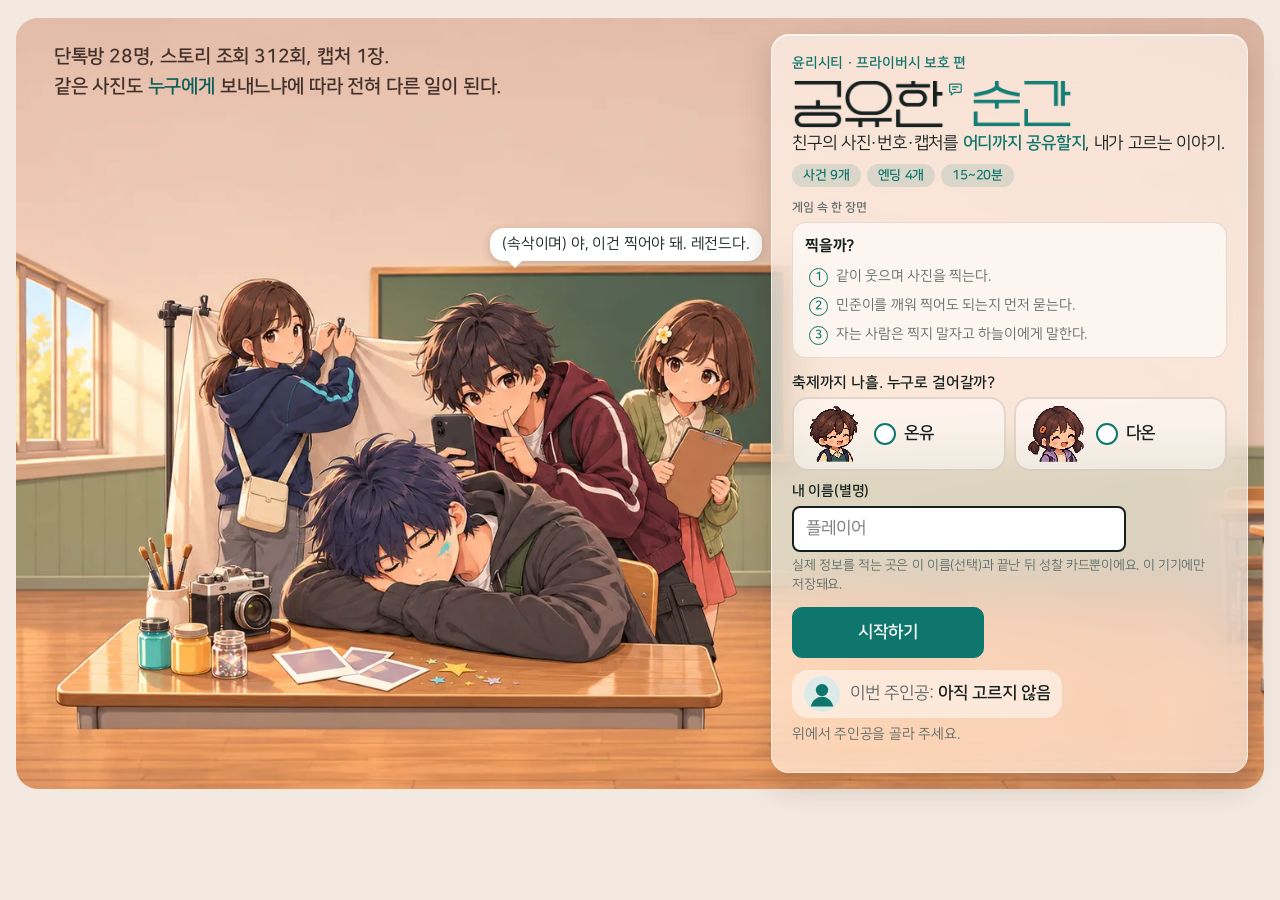
<file: index.html>
<!doctype html>
<html lang="ko">
<head>
  <meta charset="utf-8">
  <meta name="viewport" content="width=device-width, initial-scale=1, viewport-fit=cover">
  <title>공유한 순간 — 프라이버시 선택 게임</title>
  <meta name="description" content="학급 축제를 준비하는 나흘, 단톡방·SNS·AI 도우미에서 마주치는 프라이버시 선택 게임. 중·고등학생용.">
  <meta name="theme-color" content="#F7FAFA">
  <link rel="icon" href="assets/avatar-default.svg" type="image/svg+xml">
  <!-- 웹폰트는 css/style.css 맨 끝 @font-face(swap)에서 직접 — 글꼴 파일은 assets/fonts/(2026-11-14부터 게임 폴더에 실음, 외부 연결 없음) -->
  <link rel="stylesheet" href="css/style.css">
<link rel="stylesheet" href="css/title-type.css">
</head>
<body>
  <a class="skip" href="#main">본문으로 건너뛰기</a>
  <div id="notice" class="notice" role="status" hidden></div>

  <main id="main" class="app">

    <!-- 1. 시작 -->
    <!-- 시작하자마자 뜨는 주의 화면: 가상 상황 고지·다루는 장면·도움 연락처. 확인을 눌러야 시작(저절로 넘어가지 않음) -->
    <div id="warning" class="warning" role="dialog" aria-modal="true" aria-labelledby="warning-title" hidden>
      <div class="warning-inner">
        <p id="warning-title" class="warning-title">WARNING<span class="warning-sub">시작하기 전에</span></p>
        <p class="warning-lead">본 게임에 나오는 인물·학교·상황은 모두 가상이며, 실제와 관계없습니다.</p>
        <p class="warning-text">친구 사진 유포, 신상 공개, AI로 만든 가짜 영상, 몸싸움과 촬영 같은 장면이 나옵니다.</p>
        <p class="warning-help">비슷한 일로 힘들다면 선생님이나 보호자에게, 또는 청소년상담 <strong>1388</strong> · 학교폭력 <strong>117</strong> · 개인정보 침해 <strong>118</strong>에 도움을 청할 수 있어요.</p>
        <!-- 2026-11-18 플레이테스트 P0-1: 시작 화면 '게임 안내'에서 옮김(같은 확인 버튼 하나 — 누르는 횟수는 그대로) -->
        <div class="warning-know" aria-labelledby="warning-know-title" role="group">
          <p id="warning-know-title" class="warning-know-title">시작 전에 알아 둘 것</p>
          <ul>
            <li>선택 뒤에 정답·오답을 보여 주지 않아요. 결과는 이야기로 돌아와요.</li>
            <li>메시지 알림음은 메뉴 → 효과음에서 끌 수 있어요.</li>
          </ul>
        </div>
        <button id="btn-warning-ok" class="btn primary warning-ok" type="button">확인했어요</button>
      </div>
    </div>

    <!-- 시작 화면(2026-11-11): 대표 그림(「찍을까?」 직전 교실, 오른쪽 40%가 빈 그림) 위 오른쪽에 판 — 제목·무슨 게임인지 한 줄·게임 속 한 장면(선택지 미리보기)·주인공·시작 -->
    <section id="v-start" class="view title" aria-labelledby="start-title">
      <div class="start-art">
        <img id="start-art-img" alt="축제 부스를 꾸미는 방과 후 교실. 민준이가 볼에 반짝이를 붙인 채 책상에 엎드려 자고, 하늘이 휴대폰을 들고 조용히 하라는 손짓을 하며 이쪽을 본다. 뒤에서 지호와 새봄이 돌아본다." width="1672" height="941" decoding="async">
        <p id="start-say" class="start-say" aria-hidden="true"></p>
      </div>
      <p class="start-hook">단톡방 28명, 스토리 조회 312회, 캡처 1장.<br>같은 사진도 <strong>누구에게</strong> 보내느냐에 따라 전혀 다른 일이 된다.</p>
      <div class="start-main">
      <header class="title-head">
        <p class="eyebrow">윤리시티 · 프라이버시 보호 편</p>
        <h1 id="start-title" class="logo series-title"><span class="title-ink share-word"><span class="title-text">공유한</span><img src="assets/title-type/share.png" alt="" aria-hidden="true" onload="this.parentElement.classList.add('is-ready')" onerror="this.parentElement.classList.remove('is-ready')"></span><svg class="title-share-bubble" viewBox="0 0 18 18" aria-hidden="true" focusable="false" fill="none" stroke="currentColor" stroke-width="1.5"><path d="M3 2.5h12a1 1 0 0 1 1 1v8a1 1 0 0 1-1 1H8l-4 3v-3H3a1 1 0 0 1-1-1v-8a1 1 0 0 1 1-1Z"/><path d="M5 6h8M5 9h5"/></svg> <span class="title-ink moment-word"><span class="title-text">순간</span><img src="assets/title-type/moment.png" alt="" aria-hidden="true" onload="this.parentElement.classList.add('is-ready')" onerror="this.parentElement.classList.remove('is-ready')"></span></h1>
        <p class="lead">친구의 사진·번호·캡처를 <strong>어디까지 공유할지</strong>, 내가 고르는 이야기.</p>
        <ul class="start-facts" aria-label="게임 한눈에">
          <li>사건 9개</li><li>엔딩 4개</li><li>15~20분</li>
        </ul>
      </header>

      <!-- 게임 속 한 장면 미리보기: 내용은 app.js renderPeek가 story.js(사건 2 「잠든 민준이」)에서 가져와 그린다. 누를 수 없는 그림 구실 -->
      <figure class="start-peek">
        <figcaption class="peek-tag">게임 속 한 장면</figcaption>
        <div id="start-peek" class="peek-card" role="img" aria-label="게임 속 한 장면. 하늘이 잠든 민준이를 찍자고 하고, 찍을지 말지 세 가지 선택지가 놓여 있다."></div>
      </figure>

      <!-- 메인 비주얼 = 주인공 고르기: 두 주인공을 같은 크기로 나란히 -->
      <fieldset id="look-pick" class="hero-pick">
        <legend class="hero-legend">축제까지 나흘. 누구로 걸어갈까?</legend>
        <label class="hero-card" data-look="m">
          <input type="radio" name="look" value="m">
          <span class="hero-face" role="img" aria-label="눈을 감고 활짝 웃는, 청록 조끼를 입은 남학생 온유" style="background-image:url('assets/shared-webp/ethicity-elementary-common-v1/characters/onyu-portraits.webp')"></span>
          <span class="hero-name">온유</span>
        </label>
        <label class="hero-card" data-look="f">
          <input type="radio" name="look" value="f">
          <span class="hero-face" role="img" aria-label="양 갈래 머리에 보라색 후드를 입은 여학생 다온" style="background-image:url('assets/shared-webp/ethicity-elementary-common-v1/characters/daon-portraits.webp')"></span>
          <span class="hero-name">다온</span>
        </label>
        <p id="look-msg" class="small look-msg" role="alert" hidden>먼저 주인공을 골라 주세요.</p>
      </fieldset>

      <label id="name-field" class="name-field" hidden>
        <span class="name-label">내 이름(별명)</span>
        <input id="name-input" type="text" maxlength="10" autocomplete="off" spellcheck="false" placeholder="플레이어" aria-describedby="name-note">
      </label>
      <p id="name-note" class="small mute name-note" hidden>실제 정보를 적는 곳은 이 이름(선택)과 끝난 뒤 성찰 카드뿐이에요. 이 기기에만 저장돼요.</p>
      <div class="start-actions">
        <button id="btn-continue" class="btn primary" type="button" hidden>이어 하기</button>
        <button id="btn-new" class="btn primary" type="button">시작하기</button>
      </div>

      <div class="title-foot">
        <div class="player-chip" id="player-chip">
          <img id="player-avatar" class="avatar-img" src="assets/avatar-default.svg" alt="임시 아바타" width="36" height="36">
          <span id="player-face" class="avatar-img avatar-face" role="img" hidden></span>
          <p class="player-text"><span class="player-label">이번 주인공:</span> <span id="player-name" class="player-name"></span></p>
        </div>
        <p id="player-note" class="small mute" hidden></p>
        <p id="last-result" class="small mute" hidden></p>
        <div class="start-links" id="start-links" hidden>
          <button id="btn-start-card" class="btn link" type="button" hidden>성찰 카드 쓰기</button>
          <button id="btn-start-path" class="btn link" type="button">지난 선택 경로</button>
          <button id="btn-start-reflect" class="btn link" type="button">성찰 질문</button>
        </div>
      </div>
      </div>

    </section>

    <!-- 2. 무대: 맵 위에서 걷기·장면·장 전환이 모두 벌어진다 -->
    <div id="stage" class="stage" hidden>
      <div class="map-wrap" id="m-wrap">
        <canvas id="m-canvas" aria-label="학교와 마을 지도. 방향키로 걷고 Space로 말을 겁니다."></canvas>
      </div>
      <header class="hud" id="hud">
        <div class="hud-left">
          <p class="hud-time"><span id="g-chap" class="chap"></span><span id="m-time"></span> <span id="m-area" class="m-area"></span></p>
          <h1 class="mission" id="hud-mission"><span class="mission-label">지금 할 일</span><span id="m-mission"></span></h1>
        </div>
        <div class="bar-actions">
          <button id="btn-undo" class="btn ghost sm" type="button">↶ 이전 선택</button>
          <button id="btn-menu" class="btn ghost sm" type="button" aria-haspopup="dialog">메뉴</button>
        </div>
      </header>
      <p id="m-say" class="m-say" aria-live="polite"></p>
      <p id="cut" class="daycard" hidden></p>
      <!-- 사건 CG: 장소 장면에서 무대를 덮는 전체 그림(글자는 아래 대화창) -->
      <figure id="cg" class="cg" hidden>
        <div class="cg-pic">
          <img class="cg-img" alt="">
          <div class="cg-rec" hidden aria-hidden="true"><span class="cg-rec-dot">●</span> REC</div>
          <!-- 교실 AI CCTV 감지 표시(특별 수업): 그림에는 글자·상자가 없고 게임이 얹는다. 같은 내용은 그림 alt와 #cg-live에 있어 여기는 꾸밈 -->
          <div class="cg-det" hidden aria-hidden="true">
            <p class="cg-cam"><span class="cg-cam-name"></span><span class="cg-cam-demo"></span></p>
            <div class="cg-box"><span class="cg-tag"></span></div>
            <p class="cg-alert"><span class="cg-alert-head">알림</span><span class="cg-alert-what"></span><span class="cg-alert-send"></span></p>
          </div>
          <!-- 휴대폰 화면(사건 4 가짜 춤 영상): 세로 틀 안에 사진·영상 장면. 계정 줄·재생 표시는 꾸밈, 화면 칸의 aria-label이 대체 글 -->
          <div class="cg-phone" hidden>
            <div class="cg-screen" role="img" aria-label=""></div>
            <p class="cg-phone-top" aria-hidden="true"><span class="cg-phone-av">?</span><span class="cg-phone-who"></span></p>
            <p class="cg-phone-bar" aria-hidden="true" hidden><span class="cg-play">▶</span><span class="cg-prog"><i></i></span><span class="cg-count"></span></p>
            <button type="button" class="cg-step" hidden>다음 장면</button>
          </div>
        </div>
        <p id="cg-live" class="sr-only" aria-live="polite"></p>
      </figure>

      <!-- 2-1. 맵 이동 -->
      <section id="v-map" class="view layer" hidden aria-labelledby="m-mission">
        <!-- 가상 조이스틱(터치 기기만, map.js가 보이기·위치 결정): 이 영역을 누른 자리에 받침이 뜬다 -->
        <div id="joy" class="joy" hidden aria-hidden="true"><div class="joy-base"><div class="joy-knob"></div></div></div>
        <div class="map-controls">
          <button id="btn-map-act" class="btn" type="button">말 걸기 · 조사하기</button>
          <!-- 교사 확인용: ?debug=1 일 때만 보인다(일반 플레이는 걸어서만) -->
          <button id="btn-map-skip" class="btn ghost" type="button" hidden>목적지로 바로 가기</button>
        </div>
        <p class="small mute map-help">방향키나 WASD 키로 걷고 스페이스 키로 말 걸기. 휴대폰·태블릿은 왼쪽 아래 조이스틱으로 걷거나 가고 싶은 곳을 누르세요. 반짝이는 출구로 나가면 다음 장소예요. <span class="ico-quest" role="img" aria-label="목적지 표시(느낌표 핀)"></span>는 다음 목적지(사람이면 머리 위), <span class="ico-talk" role="img" aria-label="물음표 말풍선"></span>는 해도 되고 안 해도 되는 대화예요.</p>
      </section>

      <!-- 2-2. 장면 -->
      <section id="v-game" class="view layer" hidden aria-label="게임 진행">
        <div class="phone" id="g-phone">
          <div class="phone-head" id="g-head"></div>
          <ol class="log" id="g-log"></ol>
        </div>
        <!-- 폰·PC 장면의 넘기기 버튼(모두 보기·다음) — 창 바로 아래, 같은 너비(2026-11-09) -->
        <div class="next-row" id="g-next"></div>
        <div class="dock" id="g-dock"></div>
        <!-- 화면 읽기용: 메시지는 글자가 다 쳐진 뒤 한 번만 읽힌다(한 글자씩 읽히지 않게) -->
        <div id="g-live" class="sr-only" aria-live="polite" aria-relevant="additions"></div>
      </section>

      <!-- 2-3. 장 전환(2026-11-13 재구성: 'n장 완료' → 이번 장에서 달라진 것(한 줄씩) → 다음은 … → 시작 버튼, 자세한 결과는 접어 둠. app.js renderChapter) -->
      <section id="v-chapter" class="view layer" hidden aria-labelledby="c-eyebrow c-title">
        <div class="chapter-card">
          <div class="c-main">
            <p id="c-eyebrow" class="eyebrow"></p>
            <h1 id="c-title"></h1>
            <div id="c-summary"></div>
          </div>
          <div class="c-side">
            <div id="c-next" class="c-next"></div>
            <div class="actions"><button id="btn-chapter-go" class="btn primary" type="button">계속하기</button></div>
          </div>
          <details id="c-more" class="c-more" hidden>
            <summary>내 선택 자세히 보기</summary>
            <div id="c-detail" class="c-detail"></div>
          </details>
        </div>
      </section>

      <!-- 말하는 사람 초상화(맵에서 말 걸기·오프닝만, 대화창 위에 선다) -->
      <div id="talk-portrait" class="talk-portrait" aria-hidden="true" hidden></div>

      <!-- 포켓몬식 대화창 -->
      <div id="talk" class="talk" hidden>
        <span class="talk-name" hidden></span>
        <div class="talk-text"></div>
        <p class="talk-live sr-only" aria-live="polite"></p>
        <button id="btn-talk-next" class="talk-next" type="button" aria-label="다음">▼</button>
      </div>
    </div>

    <!-- 4. 엔딩 -->
    <section id="v-ending" class="view" hidden aria-labelledby="e-title">
      <p id="e-eyebrow" class="eyebrow"></p>
      <h1 id="e-title"></h1>
      <p id="e-summary" class="lead"></p>
      <div id="e-body" class="prose"></div>
      <p class="callout">이 엔딩은 너의 성격이나 등급이 아니야. 이번에 고른 선택들이 만든 하나의 상황일 뿐이야.</p>
      <h2>사건별 결과</h2>
      <div id="e-events"></div>
      <h2>이번 플레이에서 일어난 일</h2>
      <div id="e-stats"></div>
      <!-- 특별 수업(2026-11-10): 우리 반이 정한 AI CCTV 안 — 특별 수업을 하지 않은 옛 진행이면 숨김 -->
      <div id="e-class" hidden></div>
      <div class="actions">
        <!-- 성찰 카드(2026-11-10): 가장 눈에 띄는 버튼 -->
        <button id="btn-end-card" class="btn primary" type="button">성찰 카드 쓰기</button>
        <button id="btn-end-path" class="btn" type="button">선택 경로 돌아보기</button>
        <button id="btn-end-reflect" class="btn" type="button">성찰 질문</button>
        <button id="btn-end-replay" class="btn" type="button">처음부터 다시</button>
      </div>
    </section>

    <!-- 5. 선택 경로 -->
    <section id="v-path" class="view" hidden aria-labelledby="p-title">
      <p class="eyebrow">선택 경로</p>
      <h1 id="p-title">내가 지나온 길</h1>
      <p class="lead-sub">고른 선택은 ✓로, 그때 고를 수 있었던 다른 선택도 함께 보여 줘요. 이번에 지나지 않은 장면은 각 사건 아래에 적었어요.</p>
      <div id="p-endings"></div>
      <div id="p-list"></div>
      <div class="actions">
        <button id="btn-path-reflect" class="btn primary" type="button">성찰 질문으로</button>
        <button id="btn-path-back" class="btn" type="button">돌아가기</button>
      </div>
    </section>

    <!-- 6. 성찰 -->
    <section id="v-reflect" class="view" hidden aria-labelledby="r-title">
      <p class="eyebrow">성찰 · 교실 토론</p>
      <h1 id="r-title">다시, 그 순간으로</h1>
      <p id="r-core" class="core-q"></p>
      <h2>함께 이야기해 보기</h2>
      <ol id="r-basic" class="q-list"></ol>
      <h2>더 깊이 <span class="tag">고등학생·심화 토론</span></h2>
      <ol id="r-deep" class="q-list"></ol>
      <p class="small mute">답은 어디에도 저장되거나 전송되지 않아요. 짝이나 모둠과 말로 나눠 보세요.</p>
      <div class="actions">
        <button id="btn-reflect-back" class="btn" type="button">돌아가기</button>
        <button id="btn-reflect-home" class="btn" type="button">처음 화면</button>
      </div>
    </section>

    <!-- 7. 성찰 카드(2026-11-10): 엔딩 뒤에 쓰고 PDF로 저장(브라우저 인쇄). 내용은 js/app.js renderCard가 채운다. 인쇄에는 #k-card 한 장만 -->
    <section id="v-card" class="view" hidden aria-labelledby="k-title">
      <div class="no-print">
        <p class="eyebrow" id="k-eyebrow"></p>
        <p id="k-intro" class="lead-sub"></p>
      </div>
      <article id="k-card" class="rcard">
        <header class="rcard-head">
          <p class="rcard-game" id="k-game"></p>
          <h1 id="k-title"></h1>
          <div class="rcard-meta">
            <label class="rcard-field"><span>학번</span><input id="k-sid" type="text" inputmode="numeric" maxlength="12" autocomplete="off" spellcheck="false"></label>
            <label class="rcard-field"><span>이름</span><input id="k-name" type="text" maxlength="20" autocomplete="off" spellcheck="false"></label>
            <p class="rcard-fact"><span>날짜</span><b id="k-date"></b></p>
            <p class="rcard-fact"><span>이번 엔딩</span><b id="k-ending"></b></p>
          </div>
        </header>
        <div id="k-topics"></div>
      </article>
      <div class="card-foot no-print">
        <div class="actions">
          <button id="btn-card-print" class="btn primary" type="button">PDF로 저장하기</button>
          <button id="btn-card-back" class="btn" type="button">돌아가기</button>
        </div>
        <p id="k-need" class="small card-need" role="status"></p>
        <p id="k-device" class="small mute"></p>
        <p id="k-pdf" class="small mute"></p>
      </div>
    </section>
  </main>

  <!-- 메뉴 -->
  <div id="menu" class="overlay" hidden>
    <div class="sheet" role="dialog" aria-modal="true" aria-labelledby="menu-title">
      <h2 id="menu-title">메뉴</h2>
      <fieldset class="setting">
        <legend>대사 나오는 속도</legend>
        <label><input type="radio" name="speed" value="normal"> 보통</label>
        <label><input type="radio" name="speed" value="fast"> 빠르게</label>
        <label><input type="radio" name="speed" value="instant"> 한 번에</label>
      </fieldset>
      <label class="setting check"><input type="checkbox" id="opt-motion"> 움직임 줄이기 (화면 효과 끄기)</label>
      <label class="setting check"><input type="checkbox" id="opt-sound"> 효과음 (메시지 알림음 · 선택 소리)</label>
      <label class="setting check"><input type="checkbox" id="opt-bgm" checked> 배경음악 (이어폰을 쓸 때 추천)</label>
      <label class="setting check" id="opt-joystick-row"><input type="checkbox" id="opt-joystick" checked> 조이스틱 표시 (휴대폰·태블릿, 화면 왼쪽 아래)</label>
      <div class="menu-actions">
        <button id="btn-menu-help" class="btn" type="button">조작 안내 다시 보기</button>
        <button id="btn-menu-home" class="btn" type="button">처음 화면으로 (진행은 저장됨)</button>
        <button id="btn-menu-restart" class="btn" type="button">처음부터 다시 하기</button>
        <button id="btn-menu-wipe" class="btn danger" type="button">이 게임 기록 지우기</button>
      </div>
      <p class="small mute">기록 지우기는 이 게임의 진행·결과와 성찰 카드에 쓴 글만 지워요. 공통 캐릭터와 다른 게임 기록은 그대로예요.</p>
      <button id="btn-menu-close" class="btn primary" type="button">닫기</button>
    </div>
  </div>

  <!-- 확인 창 -->
  <div id="confirm" class="overlay" hidden>
    <div class="sheet" role="alertdialog" aria-modal="true" aria-labelledby="confirm-title" aria-describedby="confirm-text">
      <h2 id="confirm-title"></h2>
      <p id="confirm-text"></p>
      <div class="menu-actions row">
        <button id="confirm-no" class="btn" type="button">취소</button>
        <button id="confirm-yes" class="btn primary" type="button">확인</button>
      </div>
    </div>
  </div>

  <script src="js/webp-list.js"></script>
  <script src="js/img-src.js"></script>
  <script src="js/config.js"></script>
  <script src="js/story.js"></script>
  <script src="js/engine.js"></script>
  <script src="js/world.js"></script>
  <script src="js/idle-lines.js"></script>
  <script src="js/storage.js"></script>
  <script src="js/card.js"></script>
  <script src="js/palette.js"></script>
  <script src="js/odds.js"></script>
  <script src="js/cast-art.js"></script>
  <script src="js/sfx.js"></script>
  <script src="js/emph.js"></script>
  <script src="js/typer.js"></script>
  <script src="js/talk.js"></script>
  <script src="js/sprite-dom.js"></script>
  <script src="js/map.js"></script>
  <script src="js/app.js"></script>
  <script src="js/bgm.js"></script>
</body>
</html>
</file>
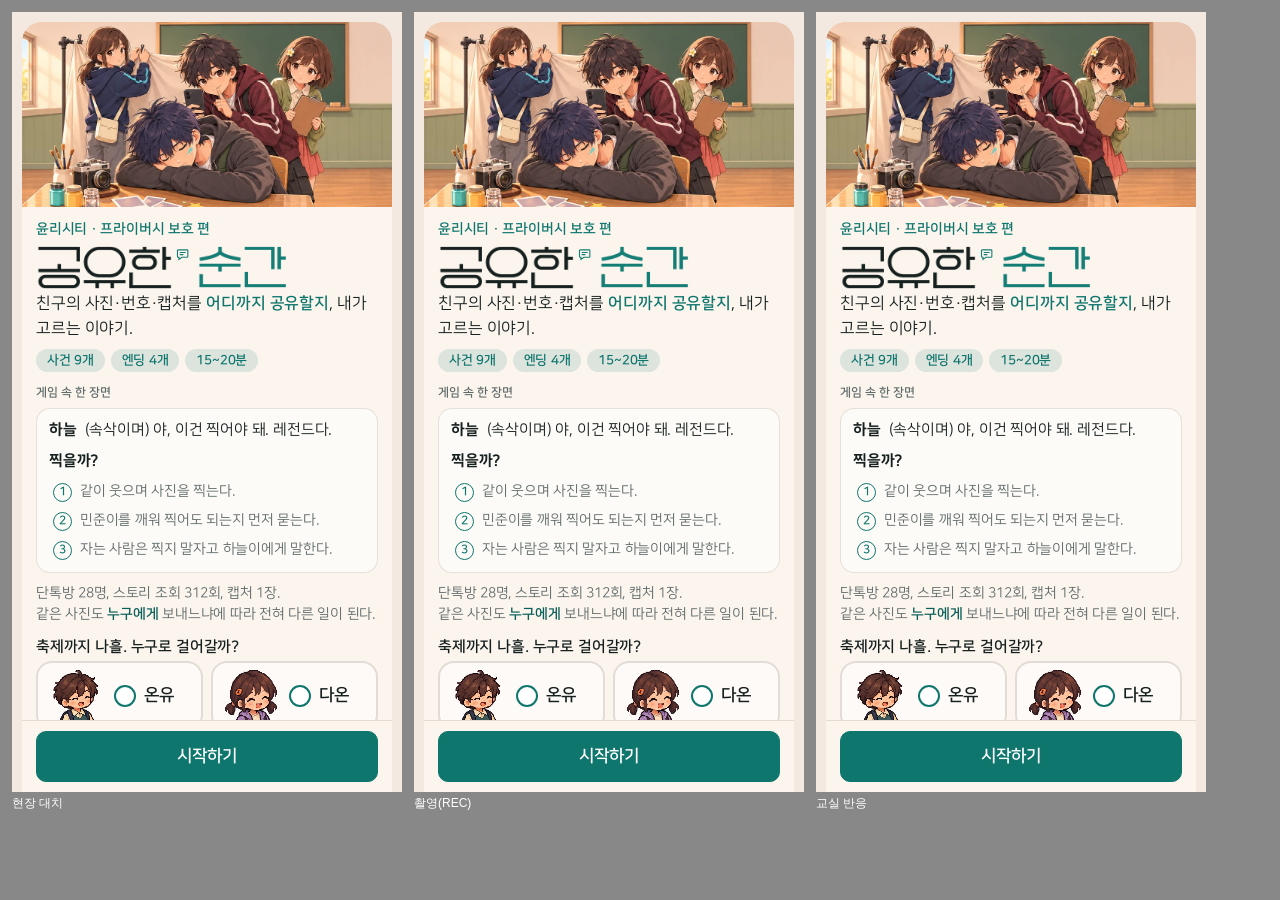
<file: tests/mobile-nf.html>
<!doctype html>
<html lang="ko"><head><meta charset="utf-8"><title>렌즈 안에 갇힌 밤 · 모바일 390px</title>
<style>body{margin:0;padding:12px;background:#888;display:flex;gap:12px;font:12px sans-serif}figure{margin:0}iframe{width:390px;height:780px;border:0;background:#fff}figcaption{color:#fff}</style></head>
<body>
<figure><iframe src="../?probe=shot-nf-confront"></iframe><figcaption>현장 대치</figcaption></figure>
<figure><iframe src="../?probe=shot-nf-rec"></iframe><figcaption>촬영(REC)</figcaption></figure>
<figure><iframe src="../?probe=shot-nf-class"></iframe><figcaption>교실 반응</figcaption></figure>
</body></html>
</file>
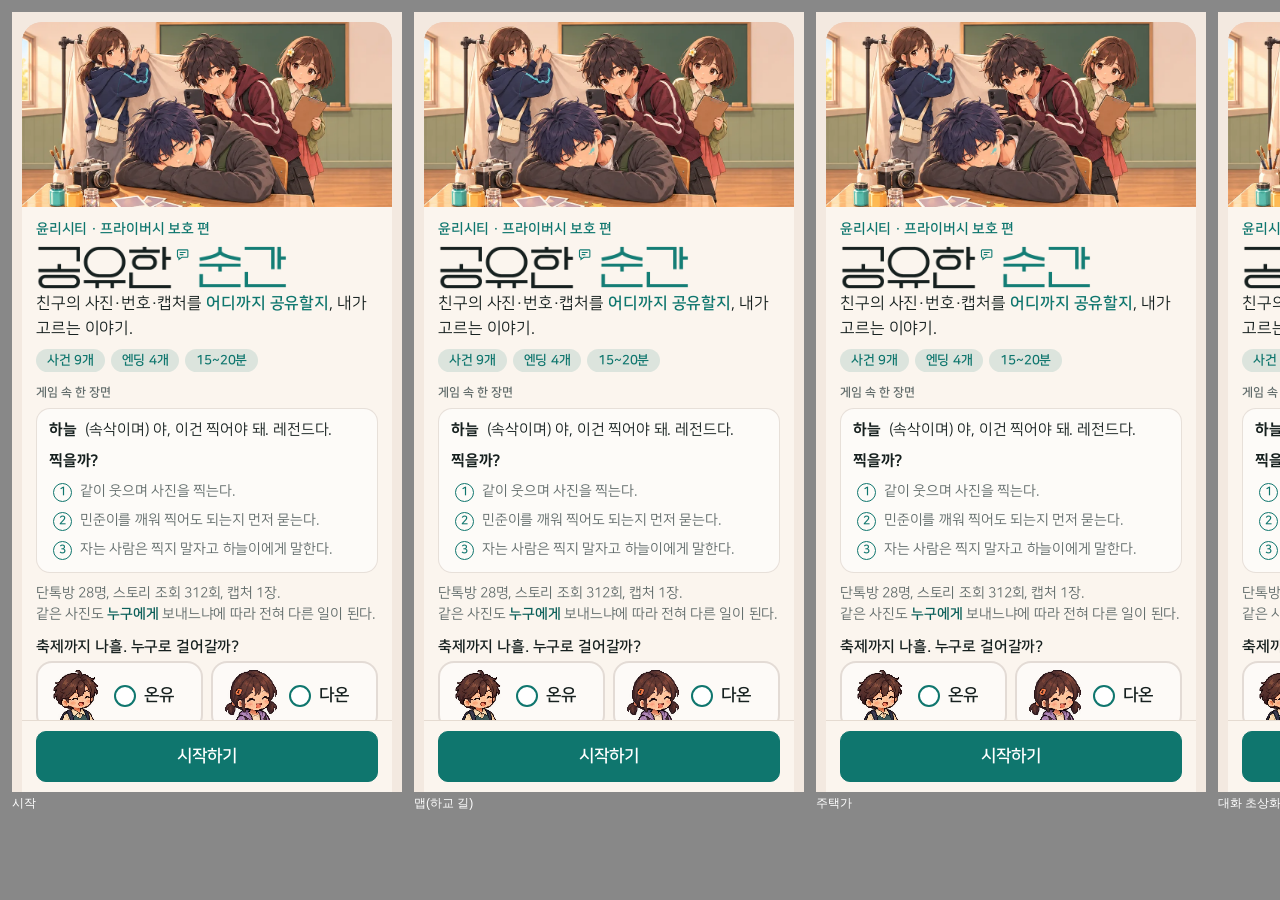
<file: tests/mobile.html>
<!doctype html>
<html lang="ko"><head><meta charset="utf-8"><title>모바일 390px 확인</title>
<style>body{margin:0;padding:12px;background:#888;display:flex;gap:12px;font:12px sans-serif}figure{margin:0}iframe{width:390px;height:780px;border:0;background:#fff}figcaption{color:#fff}</style></head>
<body>
<figure><iframe src="../?probe=shot-start"></iframe><figcaption>시작</figcaption></figure>
<figure><iframe src="../?probe=shot-road"></iframe><figcaption>맵(하교 길)</figcaption></figure>
<figure><iframe src="../?probe=shot-hood"></iframe><figcaption>주택가</figcaption></figure>
<figure><iframe src="../?probe=shot-portrait"></iframe><figcaption>대화 초상화</figcaption></figure>
<figure><iframe src="../?probe=shot-game"></iframe><figcaption>장면(폰)</figcaption></figure>
<figure><iframe src="../?probe=shot-ending"></iframe><figcaption>엔딩</figcaption></figure>
</body></html>
</file>
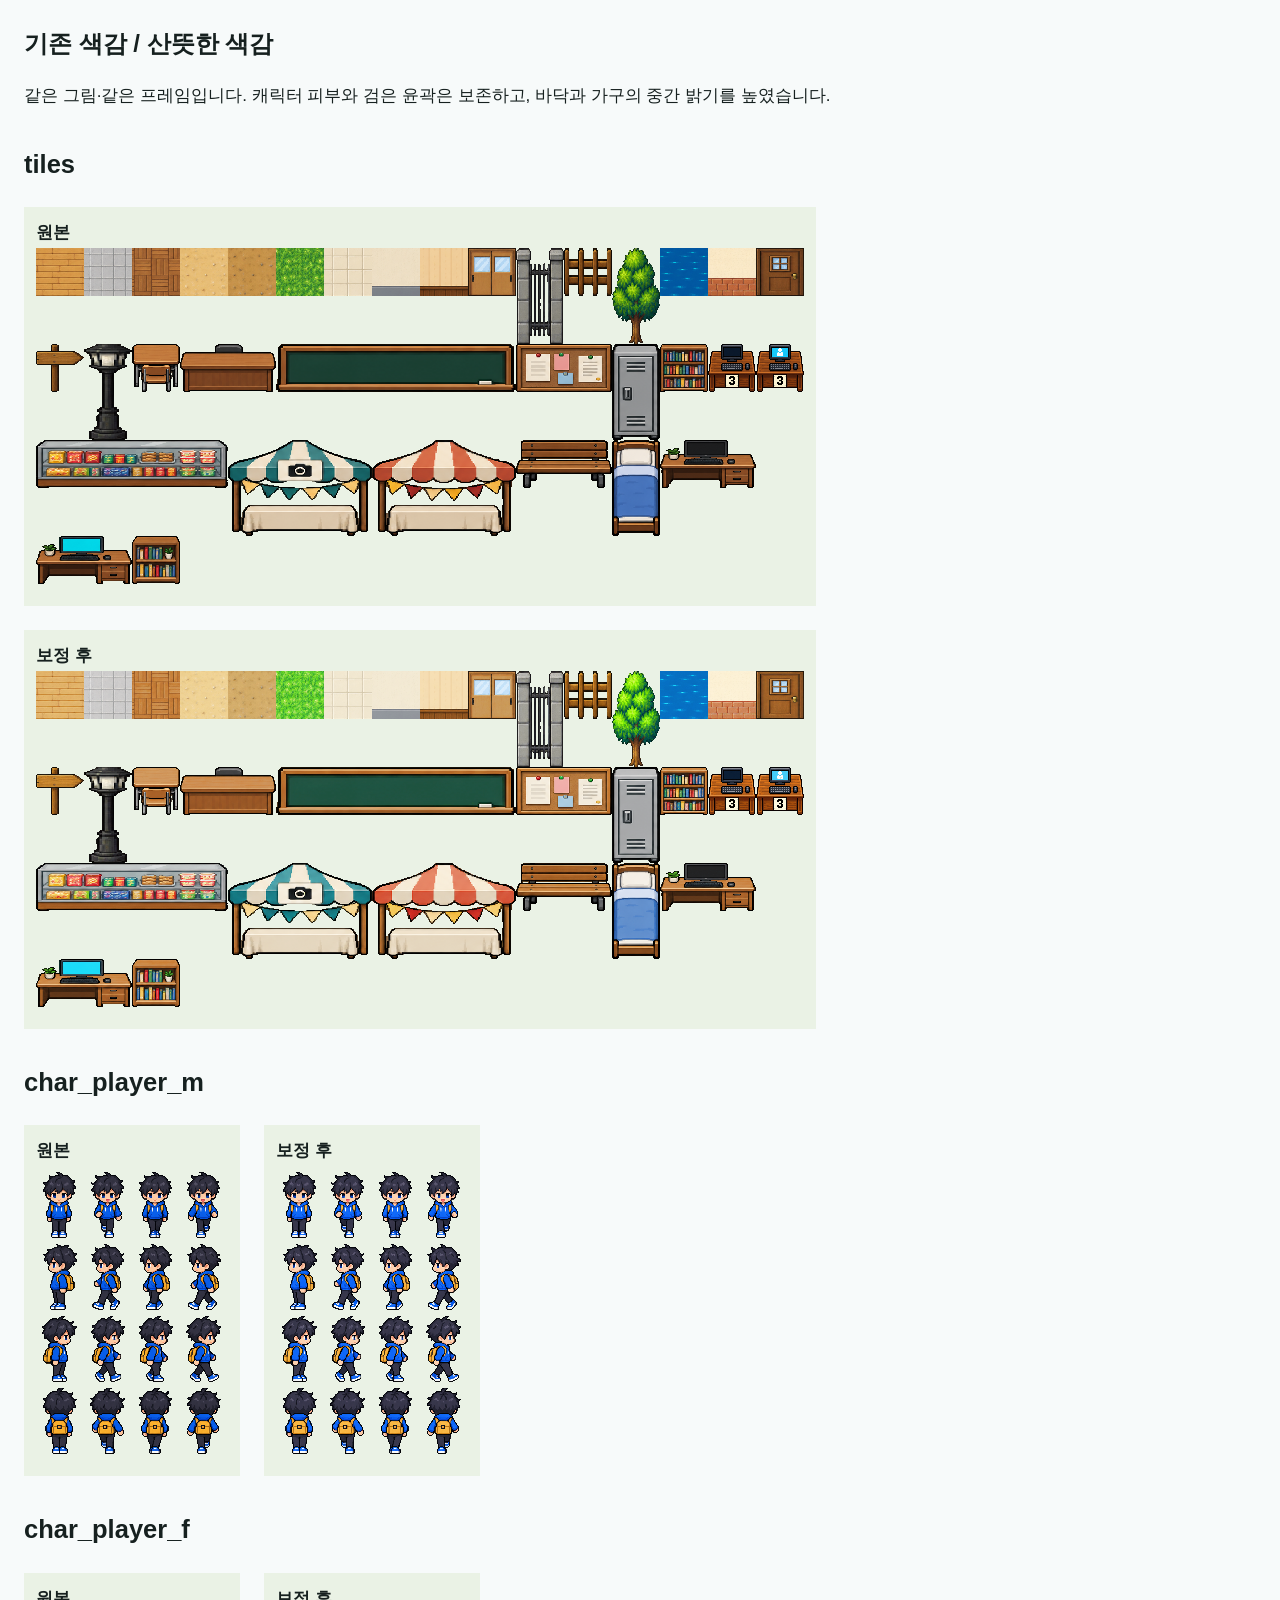
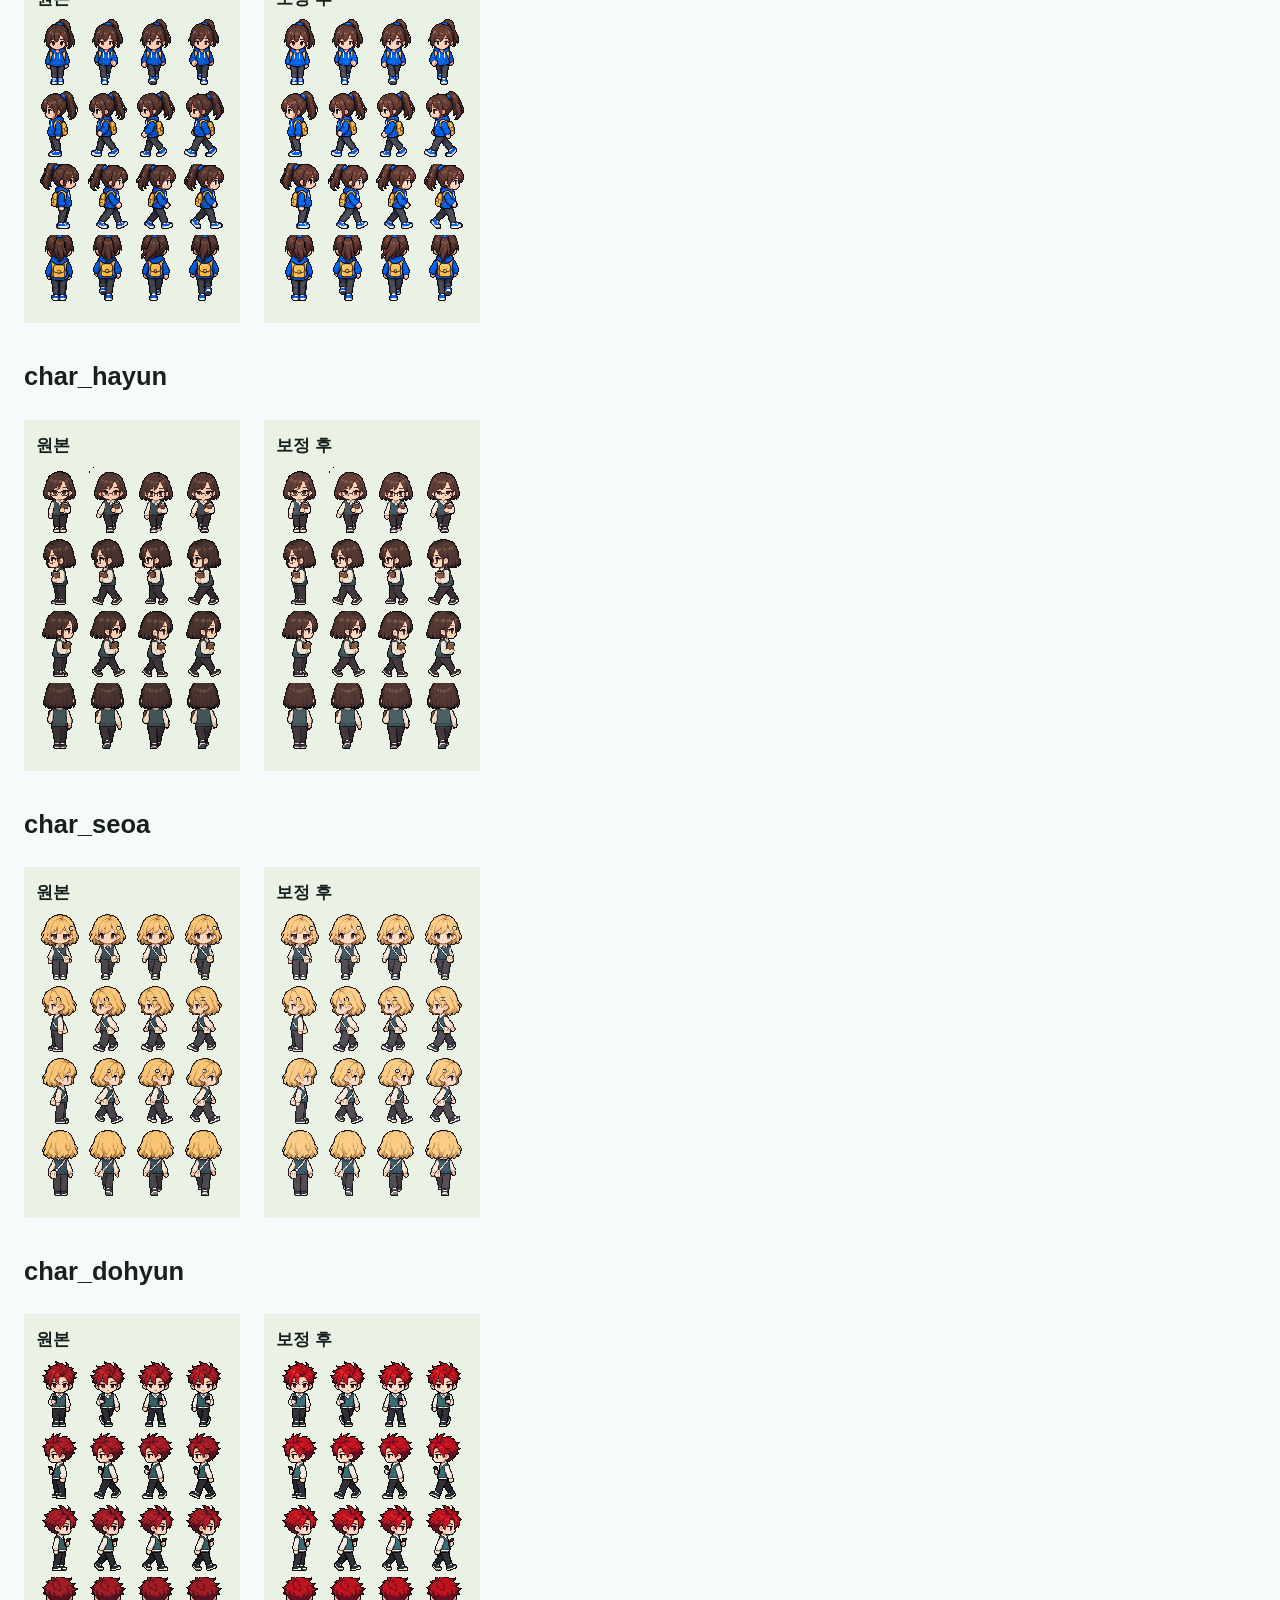
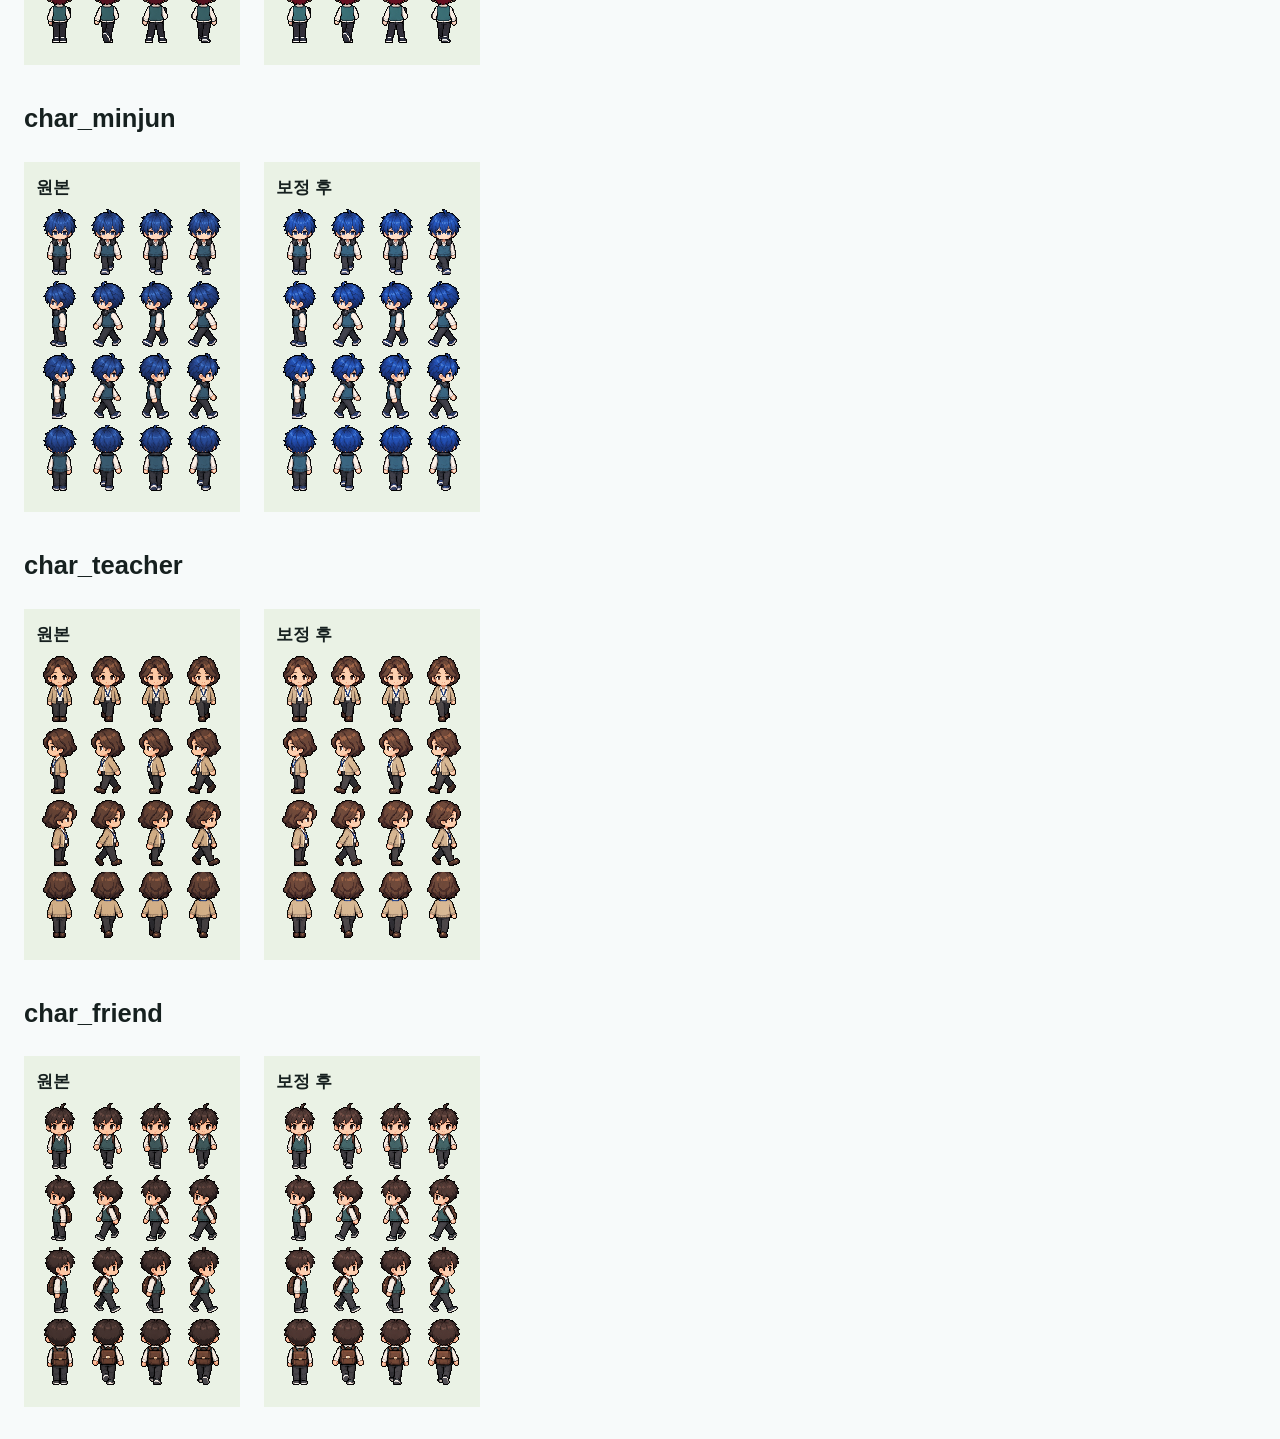
<file: tests/palette-preview.html>
<!doctype html><html lang="ko"><meta charset="utf-8"><meta name="viewport" content="width=device-width,initial-scale=1"><title>색감 비교</title>
<style>body{margin:24px;background:#f7fafa;color:#16201f;font:17px/1.7 sans-serif}h1{font-size:24px}section{margin:32px 0} .pair{display:flex;gap:24px;flex-wrap:wrap}figure{margin:0;max-width:100%;background:#eaf2e5;padding:12px}canvas{max-width:100%;height:auto;image-rendering:pixelated}figcaption{font-weight:bold}</style>
<h1>기존 색감 / 산뜻한 색감</h1><p>같은 그림·같은 프레임입니다. 캐릭터 피부와 검은 윤곽은 보존하고, 바닥과 가구의 중간 밝기를 높였습니다.</p>
<main id="samples"></main><script src="../js/palette.js"></script><script>
for (const name of ['tiles','char_player_m','char_player_f','char_hayun','char_seoa','char_dohyun','char_minjun','char_teacher','char_friend']) {
  const section=document.createElement('section'); const title=document.createElement('h2');title.textContent=name;section.append(title);
  const pair=document.createElement('div');pair.className='pair';section.append(pair);document.getElementById('samples').append(section);
  const img=new Image();img.onload=()=>{[false,true].forEach(after=>{const figure=document.createElement('figure');const cap=document.createElement('figcaption');cap.textContent=after?'보정 후':'원본';figure.append(cap);const canvas=document.createElement('canvas');canvas.width=img.naturalWidth;canvas.height=img.naturalHeight;canvas.getContext('2d').drawImage(after?PrivacyPalette.image(img,name!=='tiles'):img,0,0);figure.append(canvas);pair.append(figure);});};img.src='../assets/sprites/'+name+'.png';
}
</script></html>
</file>
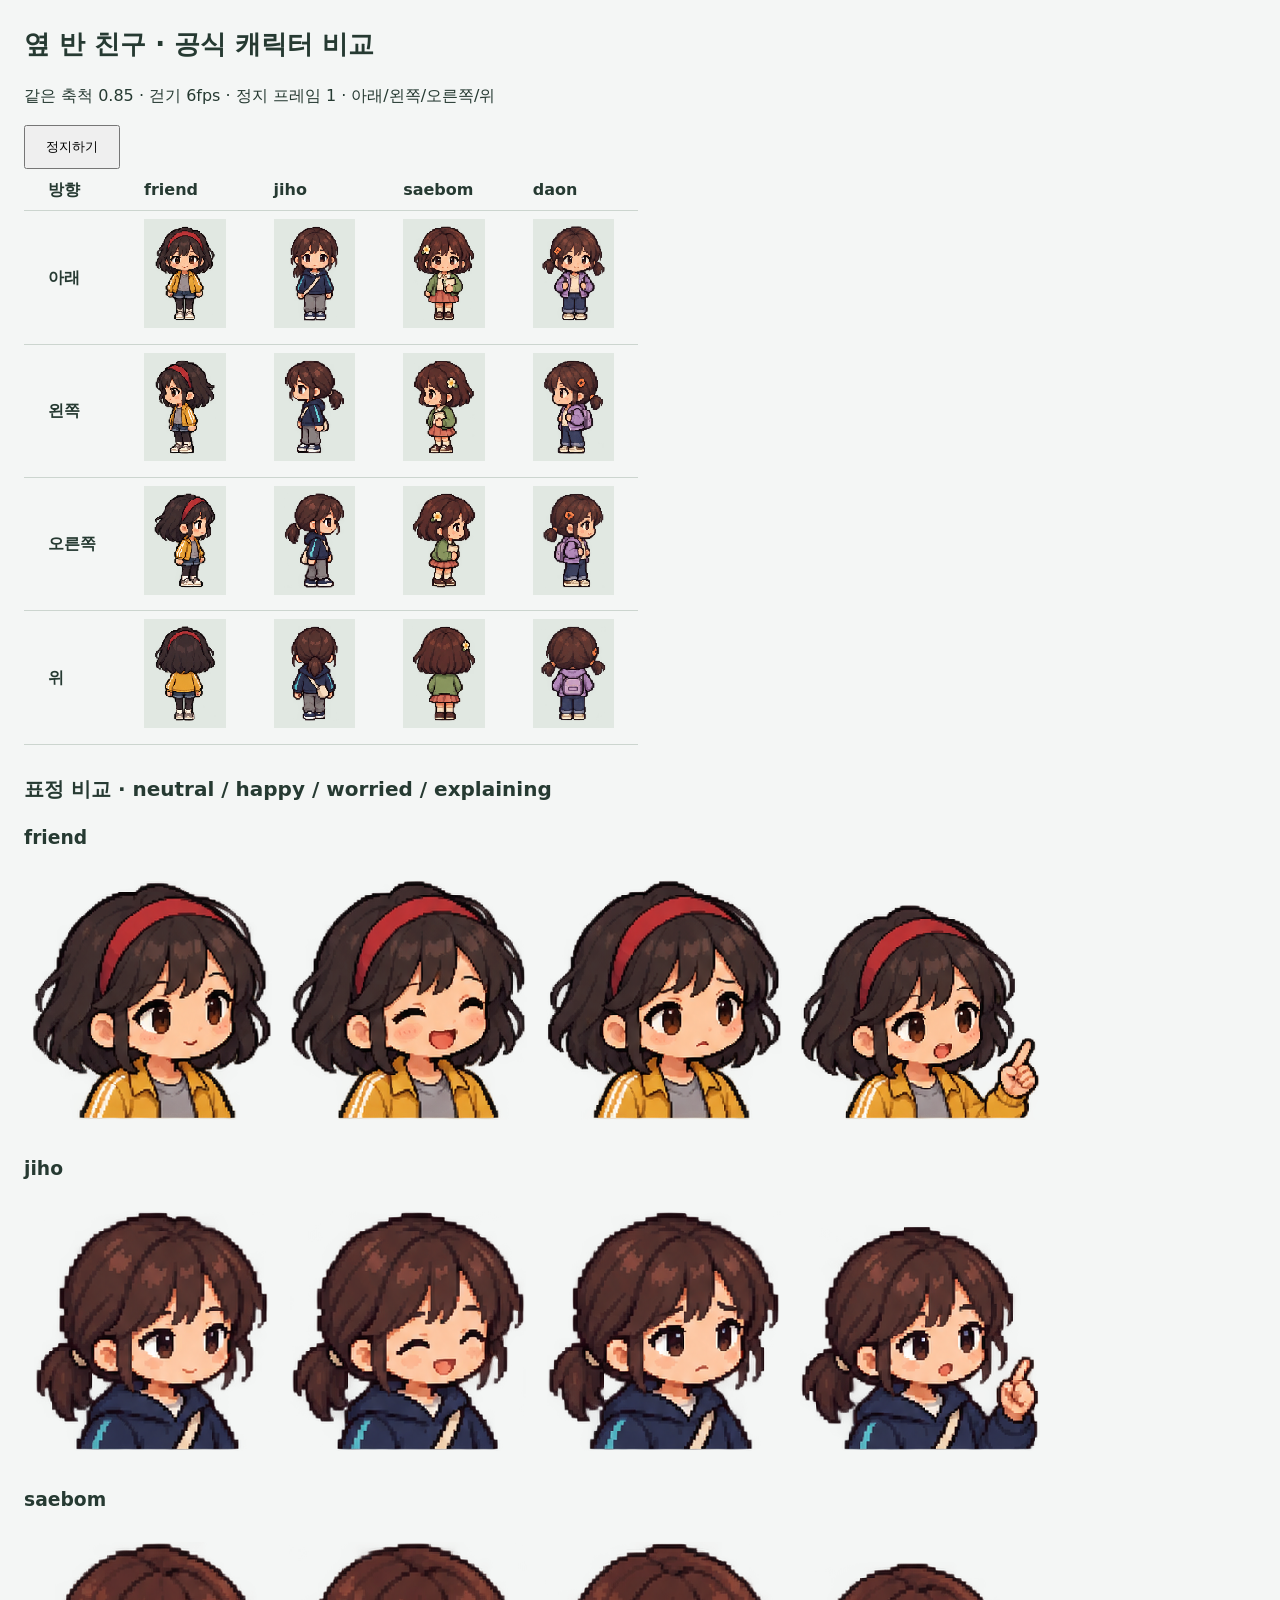
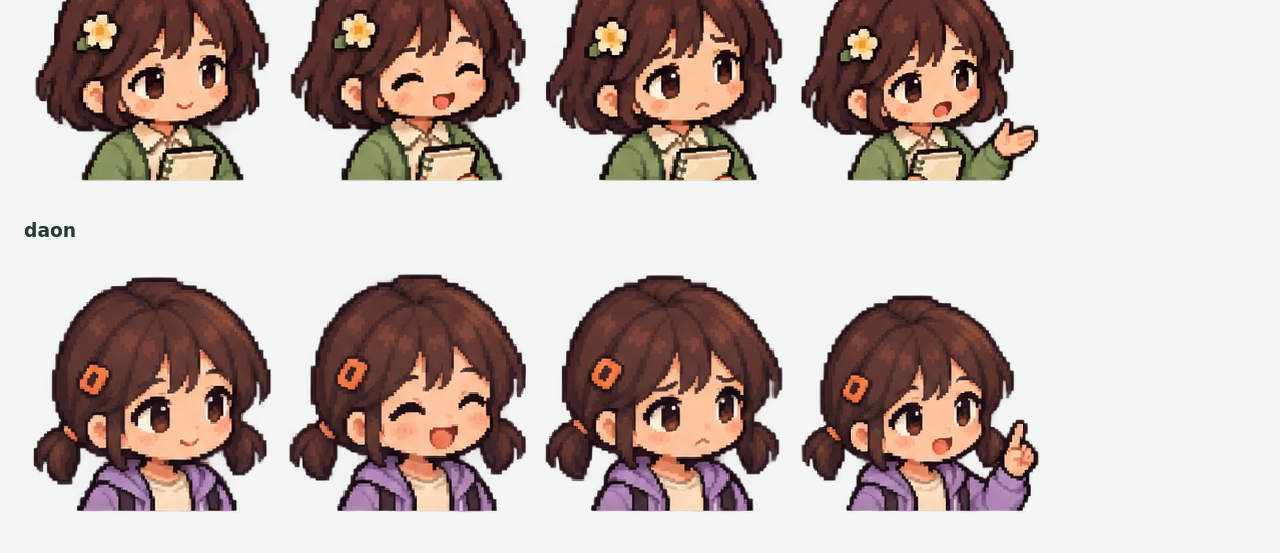
<file: assets/characters-official/friend-preview.html>
<!doctype html><html lang="ko"><meta charset="utf-8"><meta name="viewport" content="width=device-width,initial-scale=1"><title>옆 반 친구 비교</title><style>body{margin:24px;background:#f4f6f5;color:#263a32;font:16px/1.6 system-ui,sans-serif}main{max-width:1320px;margin:auto}h1{font-size:26px}h2{font-size:20px;margin:28px 0 8px}.pair{display:grid;grid-template-columns:1fr 1fr;gap:16px}figure{margin:0}img{max-width:100%;image-rendering:pixelated}figcaption{padding:4px 0}button{min-height:44px;padding:8px 20px}table{border-collapse:collapse}th,td{padding:8px 24px;text-align:left;border-bottom:1px solid #ccd5cf}canvas{image-rendering:pixelated;background:#e1e8e2;width:81.6px;height:108.8px}</style><main><h1>옆 반 친구 · 공식 캐릭터 비교</h1><p>같은 축척 0.85 · 걷기 6fps · 정지 프레임 1 · 아래/왼쪽/오른쪽/위</p><button id="toggle">정지하기</button><table><tr><th>방향</th><th>friend</th><th>jiho</th><th>saebom</th><th>daon</th></tr><tr><th>아래</th><td><canvas width="96" height="128" data-id="friend" data-row="0"></canvas></td><td><canvas width="96" height="128" data-id="jiho" data-row="0"></canvas></td><td><canvas width="96" height="128" data-id="saebom" data-row="0"></canvas></td><td><canvas width="96" height="128" data-id="daon" data-row="0"></canvas></td></tr><tr><th>왼쪽</th><td><canvas width="96" height="128" data-id="friend" data-row="1"></canvas></td><td><canvas width="96" height="128" data-id="jiho" data-row="1"></canvas></td><td><canvas width="96" height="128" data-id="saebom" data-row="1"></canvas></td><td><canvas width="96" height="128" data-id="daon" data-row="1"></canvas></td></tr><tr><th>오른쪽</th><td><canvas width="96" height="128" data-id="friend" data-row="2"></canvas></td><td><canvas width="96" height="128" data-id="jiho" data-row="2"></canvas></td><td><canvas width="96" height="128" data-id="saebom" data-row="2"></canvas></td><td><canvas width="96" height="128" data-id="daon" data-row="2"></canvas></td></tr><tr><th>위</th><td><canvas width="96" height="128" data-id="friend" data-row="3"></canvas></td><td><canvas width="96" height="128" data-id="jiho" data-row="3"></canvas></td><td><canvas width="96" height="128" data-id="saebom" data-row="3"></canvas></td><td><canvas width="96" height="128" data-id="daon" data-row="3"></canvas></td></tr></table><h2>표정 비교 · neutral / happy / worried / explaining</h2><h3>friend</h3><img alt="friend 표정 4종" src="friend-portraits.png"><h3>jiho</h3><img alt="jiho 표정 4종" src="../../../shared/ethicity-elementary-common-v1/characters/jiho-portraits.png"><h3>saebom</h3><img alt="saebom 표정 4종" src="../../../shared/ethicity-elementary-common-v1/characters/saebom-portraits.png"><h3>daon</h3><img alt="daon 표정 4종" src="../../../shared/ethicity-elementary-common-v1/characters/daon-portraits.png"><script>const ids=["friend","jiho","saebom","daon"],sources={"friend":"friend-walk.png","jiho":"../../../shared/ethicity-elementary-common-v1/characters/jiho-walk.png","saebom":"../../../shared/ethicity-elementary-common-v1/characters/saebom-walk.png","daon":"../../../shared/ethicity-elementary-common-v1/characters/daon-walk.png"};const images={};let run=!matchMedia("(prefers-reduced-motion: reduce)").matches,frame=1;function draw(){for(const c of document.querySelectorAll("canvas")){const x=c.getContext("2d");x.imageSmoothingEnabled=false;x.clearRect(0,0,96,128);x.drawImage(images[c.dataset.id],frame*96,Number(c.dataset.row)*128,96,128,0,0,96,128)}}Promise.all(ids.map(id=>new Promise((yes,no)=>{const im=new Image;im.onload=()=>{images[id]=im;yes()};im.onerror=no;im.src=sources[id]}))).then(()=>{draw();window.previewReady=true;setInterval(()=>{if(run){frame=(frame+1)%4;draw()}},1000/6)});document.getElementById("toggle").onclick=()=>{run=!run;if(!run)frame=1;draw();document.getElementById("toggle").textContent=run?"정지하기":"걷기 재생"};</script></main></html>
</file>
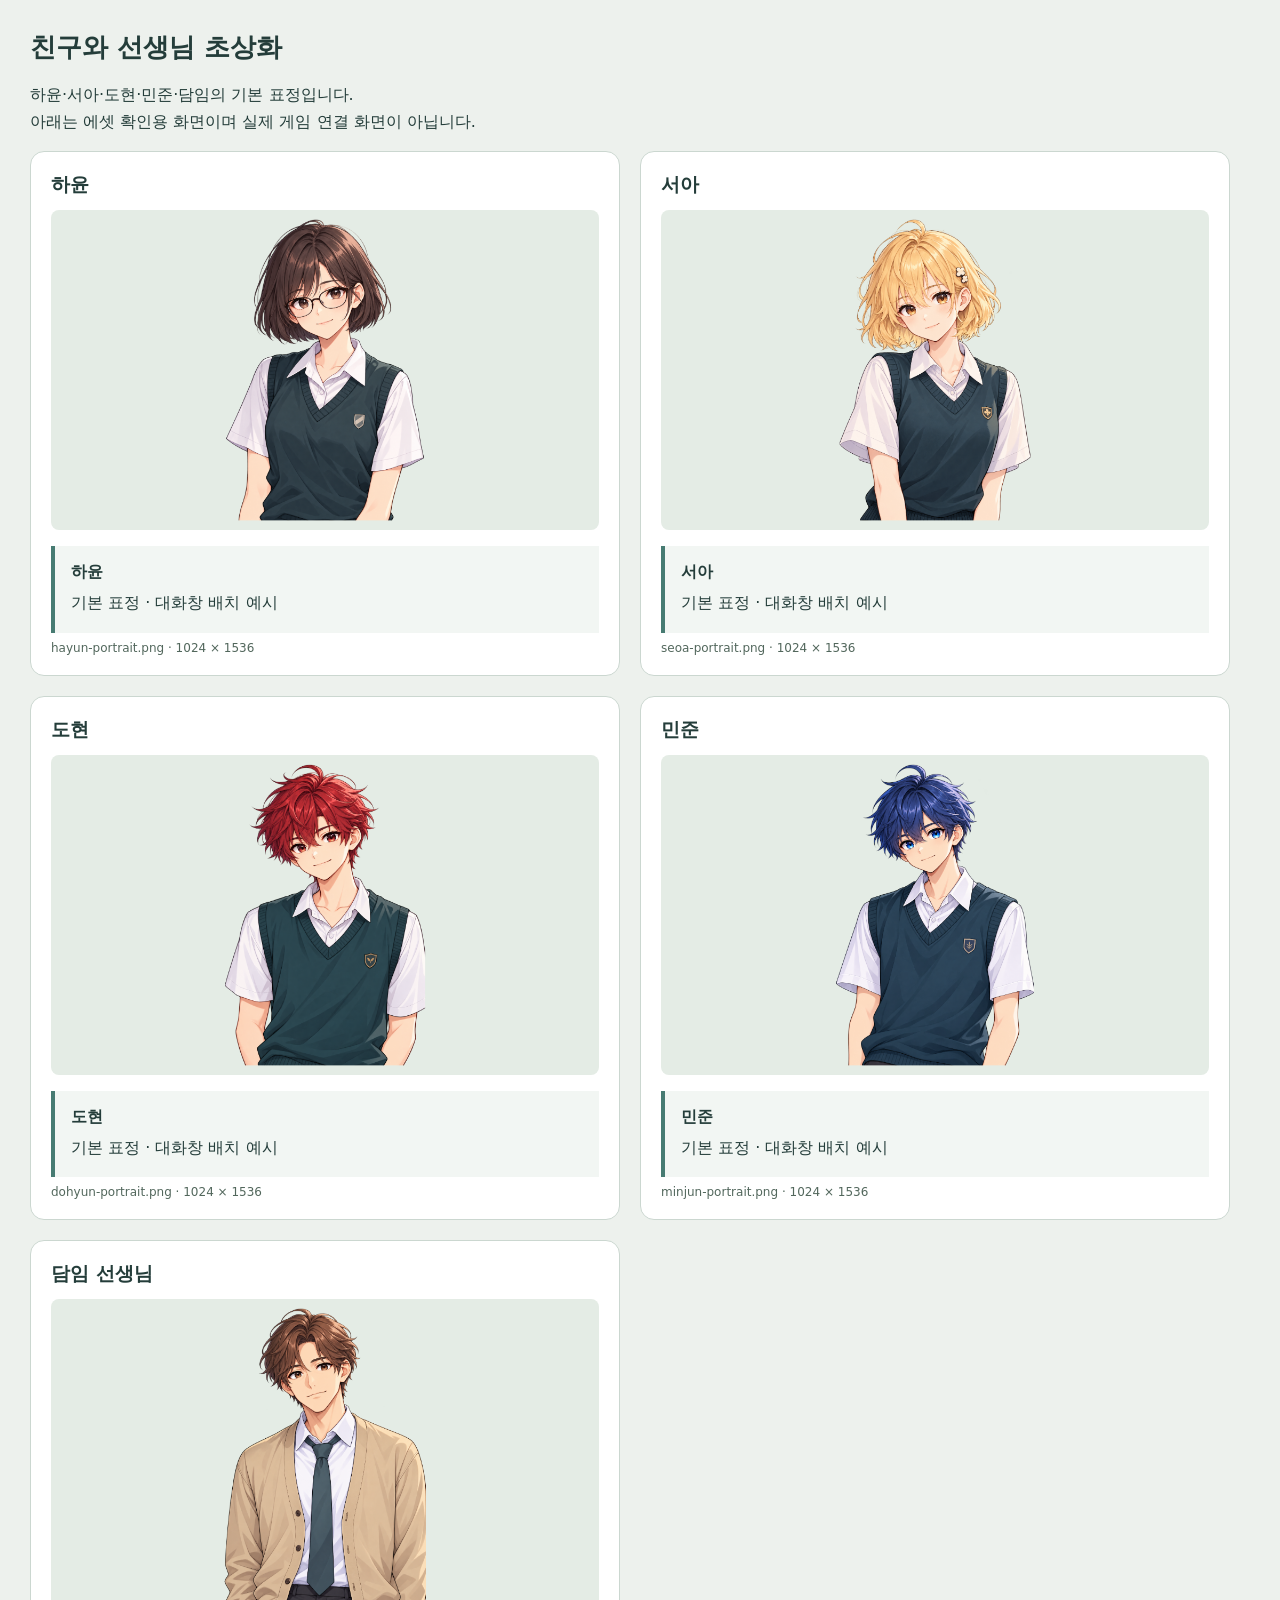
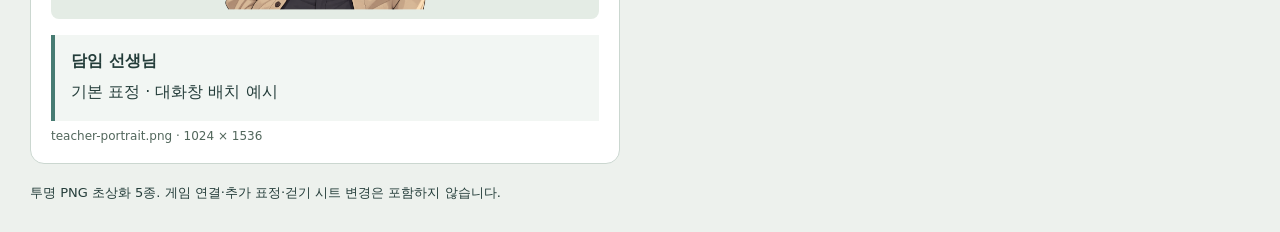
<file: assets/characters-v3/friends-preview.html>
<!doctype html><html lang="ko"><meta charset="utf-8"><meta name="viewport" content="width=device-width,initial-scale=1"><title>친구와 선생님 · 대화 초상화</title>
<style>body{margin:30px;background:#edf1ed;color:#243d3a;font-family:system-ui,sans-serif}h1{font-size:26px}p{line-height:1.65}main{display:grid;grid-template-columns:repeat(2,minmax(0,1fr));gap:20px;max-width:1200px}article{background:#fff;border:1px solid #cbd7d0;border-radius:14px;padding:20px}h2{font-size:19px;margin:0 0 12px}.art{width:100%;height:320px;object-fit:contain;background:#e4ece5;border-radius:8px}.samples{display:flex;align-items:flex-end;gap:22px;min-height:150px;padding:14px;background:#d8c4a4;margin-top:12px;border-radius:8px}.samples canvas{image-rendering:pixelated}small{display:block;font-size:12px;color:#52675c;margin-top:8px}.dialogue{padding:16px;background:#f2f6f3;border-left:4px solid #477b72;margin-top:12px}.dialogue p{margin:7px 0 0}footer{font-size:13px;margin-top:20px}@media(max-width:700px){main{grid-template-columns:1fr}body{margin:16px}}</style>
<h1>친구와 선생님 초상화</h1><p>하윤·서아·도현·민준·담임의 기본 표정입니다.<br>아래는 에셋 확인용 화면이며 실제 게임 연결 화면이 아닙니다.</p><main></main><footer>투명 PNG 초상화 5종. 게임 연결·추가 표정·걷기 시트 변경은 포함하지 않습니다.</footer>
<script>
const entries=[['hayun-portrait','하윤'],['seoa-portrait','서아'],['dohyun-portrait','도현'],['minjun-portrait','민준'],['teacher-portrait','담임 선생님']];window.assetChecks=[];
entries.forEach(([name,label])=>{const card=document.createElement('article'),title=document.createElement('h2'),c=document.createElement('canvas'),meta=document.createElement('small');title.textContent=label;c.width=600;c.height=600;c.className='art';card.append(title,c);document.querySelector('main').append(card);const im=new Image();im.onload=()=>{const temp=document.createElement('canvas');temp.width=im.width;temp.height=im.height;const g=temp.getContext('2d');g.drawImage(im,0,0);const data=g.getImageData(0,0,im.width,im.height).data;let l=im.width,t=im.height,r=-1,b=-1,transparent=0;for(let y=0;y<im.height;y++)for(let x=0;x<im.width;x++){const a=data[(y*im.width+x)*4+3];if(a===0)transparent++;if(a<16)continue;l=Math.min(l,x);t=Math.min(t,y);r=Math.max(r,x);b=Math.max(b,y);}const box=[l,t,r-l+1,b-t+1];function render(canvas,padding){const ctx=canvas.getContext('2d'),s=Math.min((canvas.width-padding*2)/box[2],(canvas.height-padding*2)/box[3]);ctx.drawImage(im,...box,(canvas.width-box[2]*s)/2,canvas.height-padding-box[3]*s,box[2]*s,box[3]*s);}render(c,18);if(name.includes('map-front')){const row=document.createElement('div');row.className='samples';[1,2].forEach(scale=>{const group=document.createElement('div'),sample=document.createElement('canvas'),note=document.createElement('small');sample.width=48*scale;sample.height=72*scale;sample.style.width=sample.width+'px';sample.style.height=sample.height+'px';render(sample,scale*2);note.textContent=sample.width+' × '+sample.height;group.append(sample,note);row.append(group);});card.append(row);}else{const d=document.createElement('div');d.className='dialogue';const who=document.createElement('strong'),line=document.createElement('p');who.textContent=label;line.textContent='기본 표정 · 대화창 배치 예시';d.append(who,line);card.append(d);}meta.textContent=name+'.png · '+im.width+' × '+im.height;card.append(meta);window.assetChecks.push({name,width:im.width,height:im.height,box,transparent});};im.onerror=()=>window.assetChecks.push({name,error:true});im.src=name+'.png';});
</script></html>
</file>
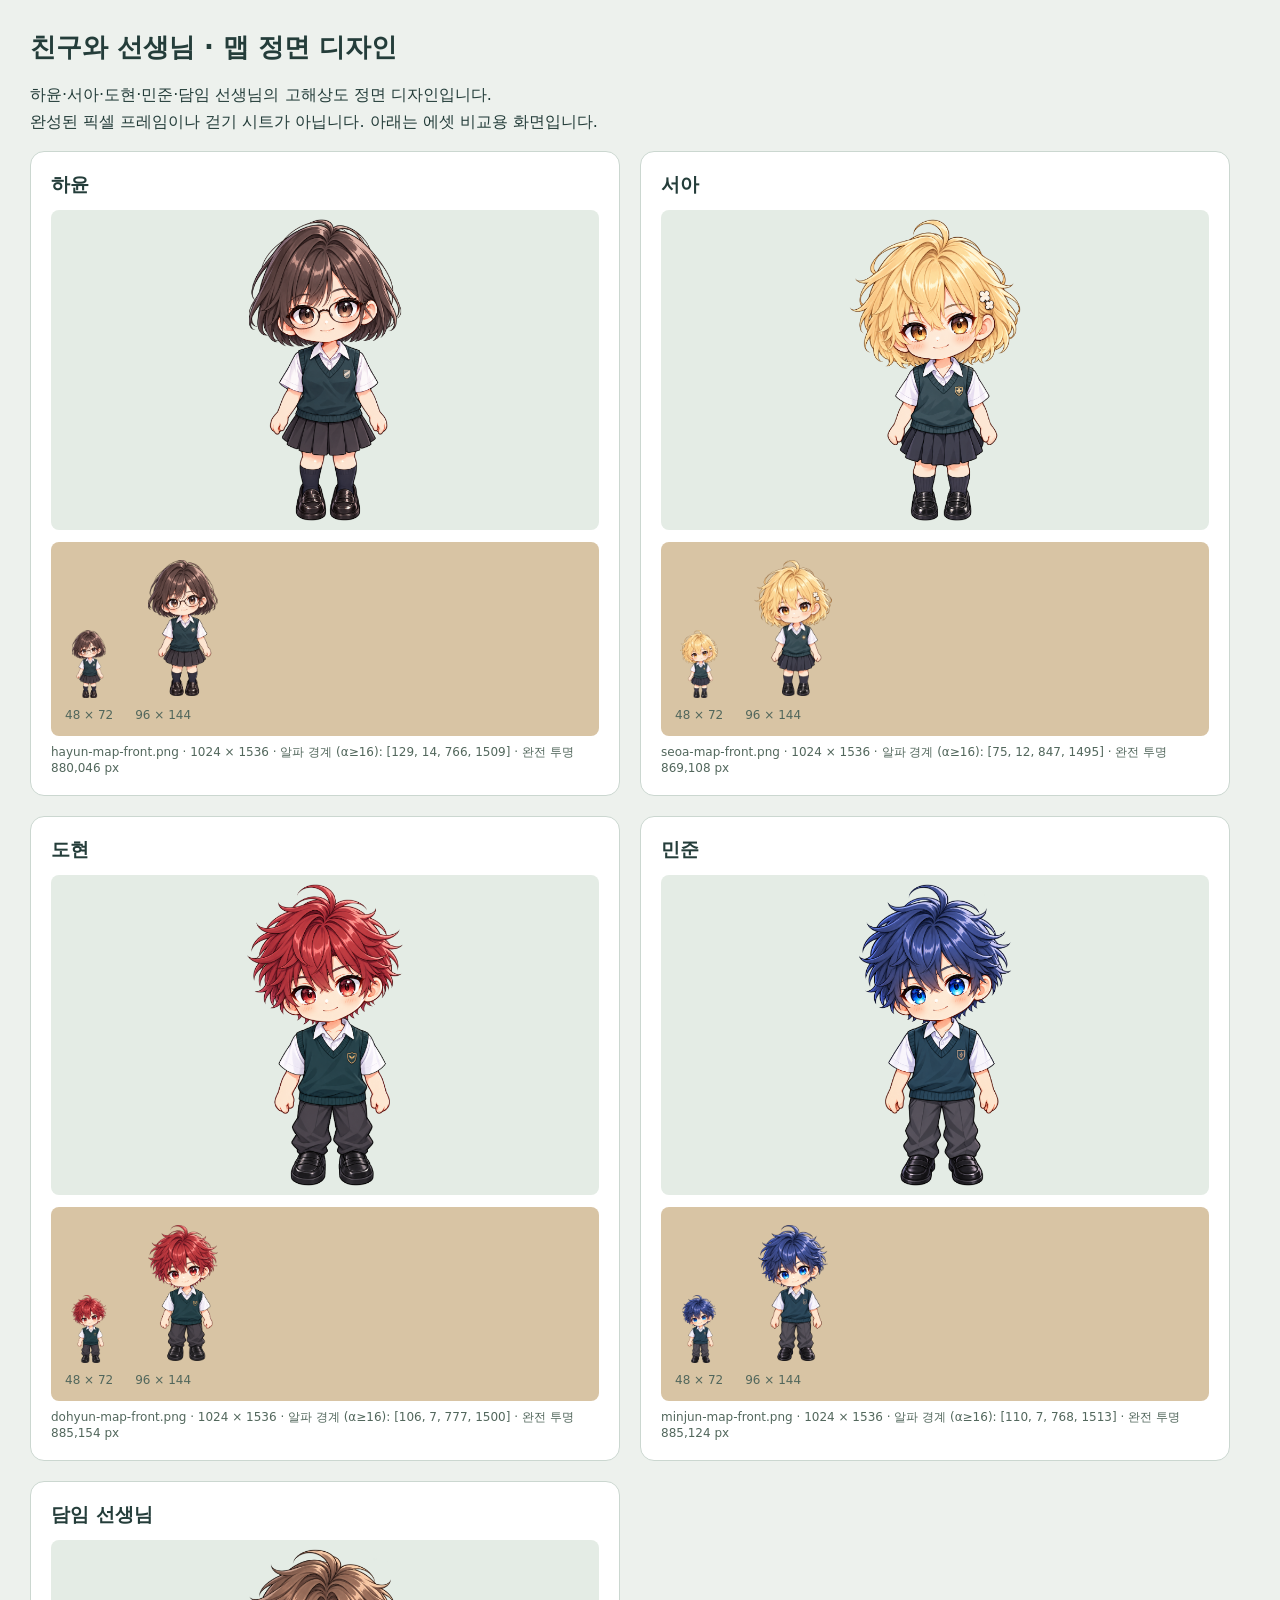
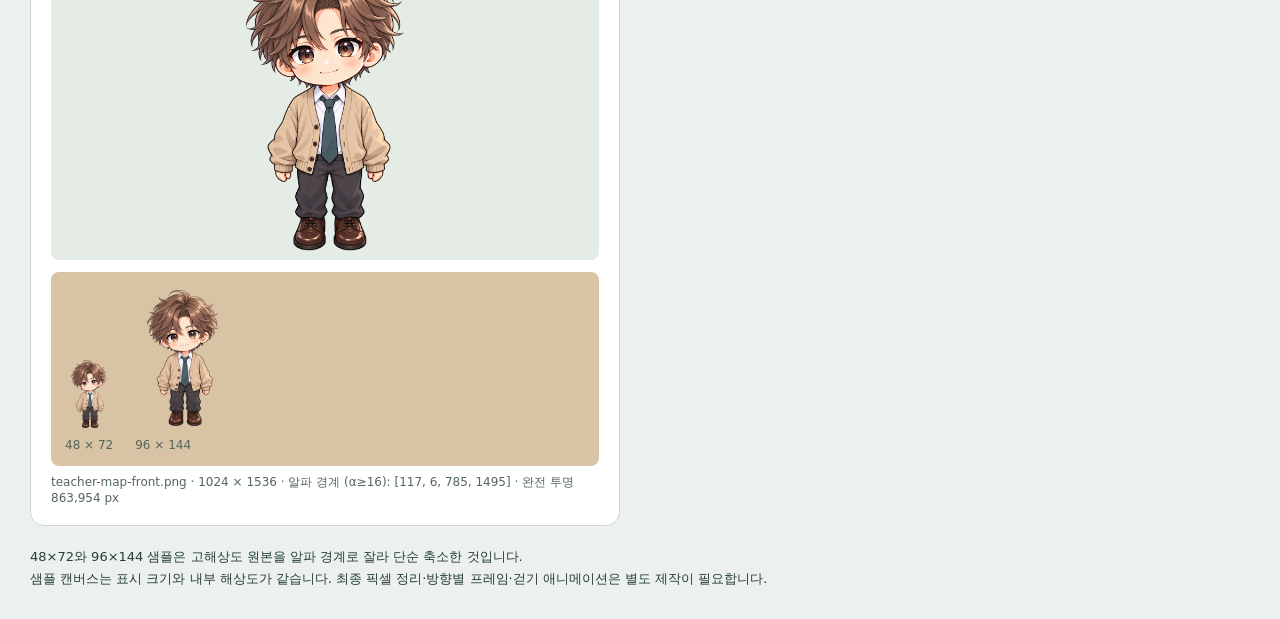
<file: assets/characters-v3/map-cast-preview.html>
<!doctype html>
<html lang="ko">
<head>
<meta charset="utf-8">
<meta name="viewport" content="width=device-width,initial-scale=1">
<link rel="icon" href="data:,">
<title>친구와 선생님 · 맵 정면 디자인</title>
<style>
body{margin:30px;background:#edf1ed;color:#243d3a;font-family:system-ui,sans-serif}h1{font-size:26px}p{line-height:1.65}main{display:grid;grid-template-columns:repeat(2,minmax(0,1fr));gap:20px;max-width:1200px}article{background:#fff;border:1px solid #cbd7d0;border-radius:14px;padding:20px;min-width:0}h2{font-size:19px;margin:0 0 12px}.art{display:block;width:100%;height:320px;object-fit:contain;background:#e4ece5;border-radius:8px}.samples{display:flex;align-items:flex-end;gap:22px;min-height:150px;padding:14px;background:#d8c4a4;margin-top:12px;border-radius:8px}.samples canvas{display:block;image-rendering:pixelated}small{display:block;font-size:12px;color:#52675c;margin-top:8px;overflow-wrap:anywhere}.error{color:#9c2525}footer{font-size:13px;margin-top:20px;line-height:1.65}@media(max-width:700px){main{grid-template-columns:1fr}body{margin:16px}}
</style>
</head>
<body>
<h1>친구와 선생님 · 맵 정면 디자인</h1>
<p>하윤·서아·도현·민준·담임 선생님의 고해상도 정면 디자인입니다.<br>완성된 픽셀 프레임이나 걷기 시트가 아닙니다. 아래는 에셋 비교용 화면입니다.</p>
<main></main>
<footer>48×72와 96×144 샘플은 고해상도 원본을 알파 경계로 잘라 단순 축소한 것입니다.<br>샘플 캔버스는 표시 크기와 내부 해상도가 같습니다. 최종 픽셀 정리·방향별 프레임·걷기 애니메이션은 별도 제작이 필요합니다.</footer>
<script>
const entries=[['hayun','하윤'],['seoa','서아'],['dohyun','도현'],['minjun','민준'],['teacher','담임 선생님']];
window.assetChecks=[];
entries.forEach(([id,label])=>{
  const name=id+'-map-front';
  const card=document.createElement('article'),title=document.createElement('h2'),art=document.createElement('canvas'),meta=document.createElement('small');
  title.textContent=label;
  art.width=600;art.height=600;art.className='art';
  art.setAttribute('role','img');art.setAttribute('aria-label',label+' 고해상도 정면 디자인');
  meta.textContent=name+'.png · 불러오는 중';
  card.append(title,art,meta);document.querySelector('main').append(card);
  const im=new Image();
  function fail(error){meta.className='error';meta.textContent=name+'.png · '+error;window.assetChecks.push({name,error:String(error)});}
  im.onload=()=>{
    try{
      const width=im.naturalWidth,height=im.naturalHeight;
      const temp=document.createElement('canvas');temp.width=width;temp.height=height;
      const g=temp.getContext('2d');g.drawImage(im,0,0);
      const data=g.getImageData(0,0,width,height).data;
      let l=width,t=height,r=-1,b=-1,transparent=0;
      for(let y=0;y<height;y++)for(let x=0;x<width;x++){
        const a=data[(y*width+x)*4+3];
        if(a===0)transparent++;
        if(a<16)continue;
        l=Math.min(l,x);t=Math.min(t,y);r=Math.max(r,x);b=Math.max(b,y);
      }
      if(r<l||b<t)throw Error('표시할 불투명 픽셀이 없습니다');
      const box=[l,t,r-l+1,b-t+1];
      function render(canvas,padding){
        const ctx=canvas.getContext('2d'),s=Math.min((canvas.width-padding*2)/box[2],(canvas.height-padding*2)/box[3]);
        ctx.imageSmoothingEnabled=true;ctx.imageSmoothingQuality='high';
        ctx.drawImage(im,...box,(canvas.width-box[2]*s)/2,canvas.height-padding-box[3]*s,box[2]*s,box[3]*s);
      }
      render(art,18);
      const row=document.createElement('div');row.className='samples';
      [1,2].forEach(scale=>{
        const group=document.createElement('div'),sample=document.createElement('canvas'),note=document.createElement('small');
        sample.width=48*scale;sample.height=72*scale;
        sample.style.width=sample.width+'px';sample.style.height=sample.height+'px';
        sample.setAttribute('role','img');sample.setAttribute('aria-label',label+' '+sample.width+' × '+sample.height+' 축소 샘플');
        render(sample,scale*2);
        note.textContent=sample.width+' × '+sample.height;
        group.append(sample,note);row.append(group);
      });
      card.insertBefore(row,meta);
      meta.textContent=name+'.png · '+width+' × '+height+' · 알파 경계 (α≥16): ['+box.join(', ')+'] · 완전 투명 '+transparent.toLocaleString()+' px';
      window.assetChecks.push({name,width,height,box,transparent});
    }catch(error){fail(error.message);}
  };
  im.onerror=()=>fail('이미지를 불러오지 못했습니다');
  im.src=name+'.png';
});
</script>
</body>
</html>
</file>
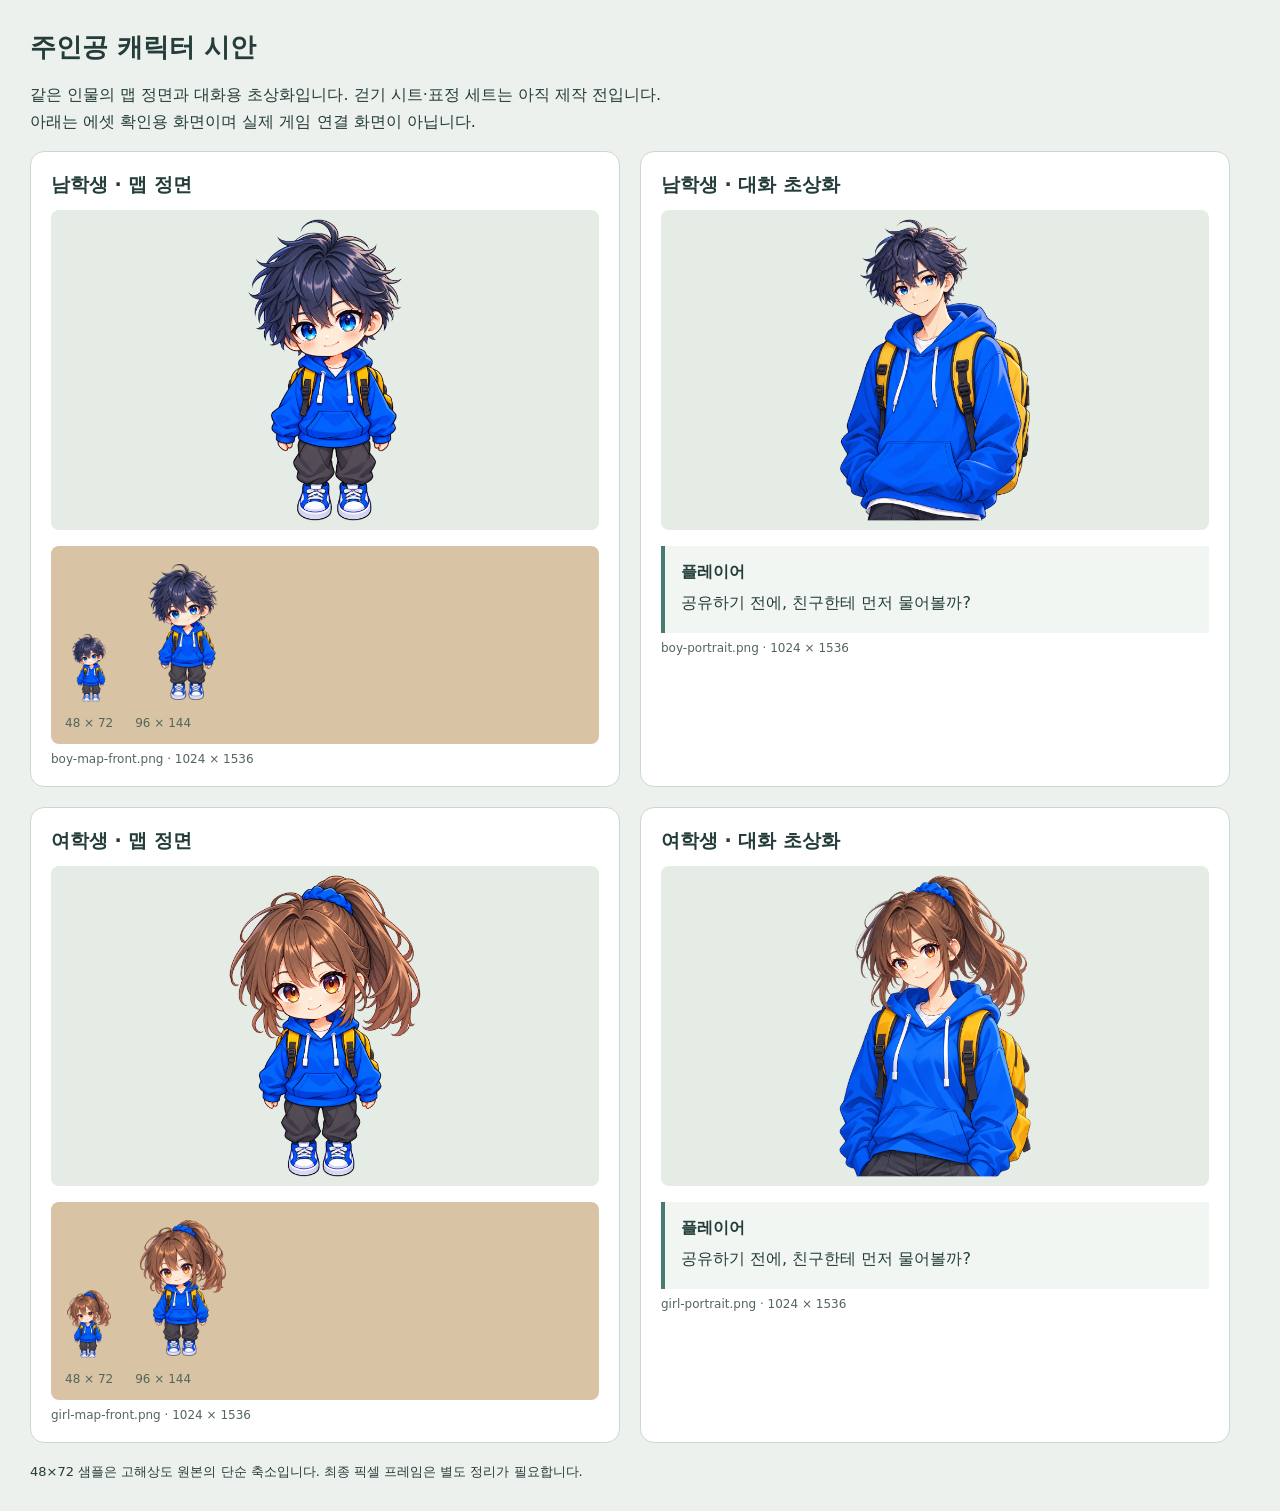
<file: assets/characters-v3/preview.html>
<!doctype html><html lang="ko"><meta charset="utf-8"><meta name="viewport" content="width=device-width,initial-scale=1"><title>주인공 시안 · 맵과 초상화</title>
<style>body{margin:30px;background:#edf1ed;color:#243d3a;font-family:system-ui,sans-serif}h1{font-size:26px}p{line-height:1.65}main{display:grid;grid-template-columns:repeat(2,minmax(0,1fr));gap:20px;max-width:1200px}article{background:#fff;border:1px solid #cbd7d0;border-radius:14px;padding:20px}h2{font-size:19px;margin:0 0 12px}.art{width:100%;height:320px;object-fit:contain;background:#e4ece5;border-radius:8px}.samples{display:flex;align-items:flex-end;gap:22px;min-height:150px;padding:14px;background:#d8c4a4;margin-top:12px;border-radius:8px}.samples canvas{image-rendering:pixelated}small{display:block;font-size:12px;color:#52675c;margin-top:8px}.dialogue{padding:16px;background:#f2f6f3;border-left:4px solid #477b72;margin-top:12px}.dialogue p{margin:7px 0 0}footer{font-size:13px;margin-top:20px}@media(max-width:700px){main{grid-template-columns:1fr}body{margin:16px}}</style>
<h1>주인공 캐릭터 시안</h1><p>같은 인물의 맵 정면과 대화용 초상화입니다. 걷기 시트·표정 세트는 아직 제작 전입니다.<br>아래는 에셋 확인용 화면이며 실제 게임 연결 화면이 아닙니다.</p><main></main><footer>48×72 샘플은 고해상도 원본의 단순 축소입니다. 최종 픽셀 프레임은 별도 정리가 필요합니다.</footer>
<script>
const entries=[['boy-map-front','남학생 · 맵 정면'],['boy-portrait','남학생 · 대화 초상화'],['girl-map-front','여학생 · 맵 정면'],['girl-portrait','여학생 · 대화 초상화']];window.assetChecks=[];
entries.forEach(([name,label])=>{const card=document.createElement('article'),title=document.createElement('h2'),c=document.createElement('canvas'),meta=document.createElement('small');title.textContent=label;c.width=600;c.height=600;c.className='art';card.append(title,c);document.querySelector('main').append(card);const im=new Image();im.onload=()=>{const temp=document.createElement('canvas');temp.width=im.width;temp.height=im.height;const g=temp.getContext('2d');g.drawImage(im,0,0);const data=g.getImageData(0,0,im.width,im.height).data;let l=im.width,t=im.height,r=-1,b=-1,transparent=0;for(let y=0;y<im.height;y++)for(let x=0;x<im.width;x++){const a=data[(y*im.width+x)*4+3];if(a===0)transparent++;if(a<16)continue;l=Math.min(l,x);t=Math.min(t,y);r=Math.max(r,x);b=Math.max(b,y);}const box=[l,t,r-l+1,b-t+1];function render(canvas,padding){const ctx=canvas.getContext('2d'),s=Math.min((canvas.width-padding*2)/box[2],(canvas.height-padding*2)/box[3]);ctx.drawImage(im,...box,(canvas.width-box[2]*s)/2,canvas.height-padding-box[3]*s,box[2]*s,box[3]*s);}render(c,18);if(name.includes('map-front')){const row=document.createElement('div');row.className='samples';[1,2].forEach(scale=>{const group=document.createElement('div'),sample=document.createElement('canvas'),note=document.createElement('small');sample.width=48*scale;sample.height=72*scale;sample.style.width=sample.width+'px';sample.style.height=sample.height+'px';render(sample,scale*2);note.textContent=sample.width+' × '+sample.height;group.append(sample,note);row.append(group);});card.append(row);}else{const d=document.createElement('div');d.className='dialogue';const who=document.createElement('strong'),line=document.createElement('p');who.textContent='플레이어';line.textContent='공유하기 전에, 친구한테 먼저 물어볼까?';d.append(who,line);card.append(d);}meta.textContent=name+'.png · '+im.width+' × '+im.height;card.append(meta);window.assetChecks.push({name,width:im.width,height:im.height,box,transparent});};im.onerror=()=>window.assetChecks.push({name,error:true});im.src=name+'.png';});
</script></html>
</file>
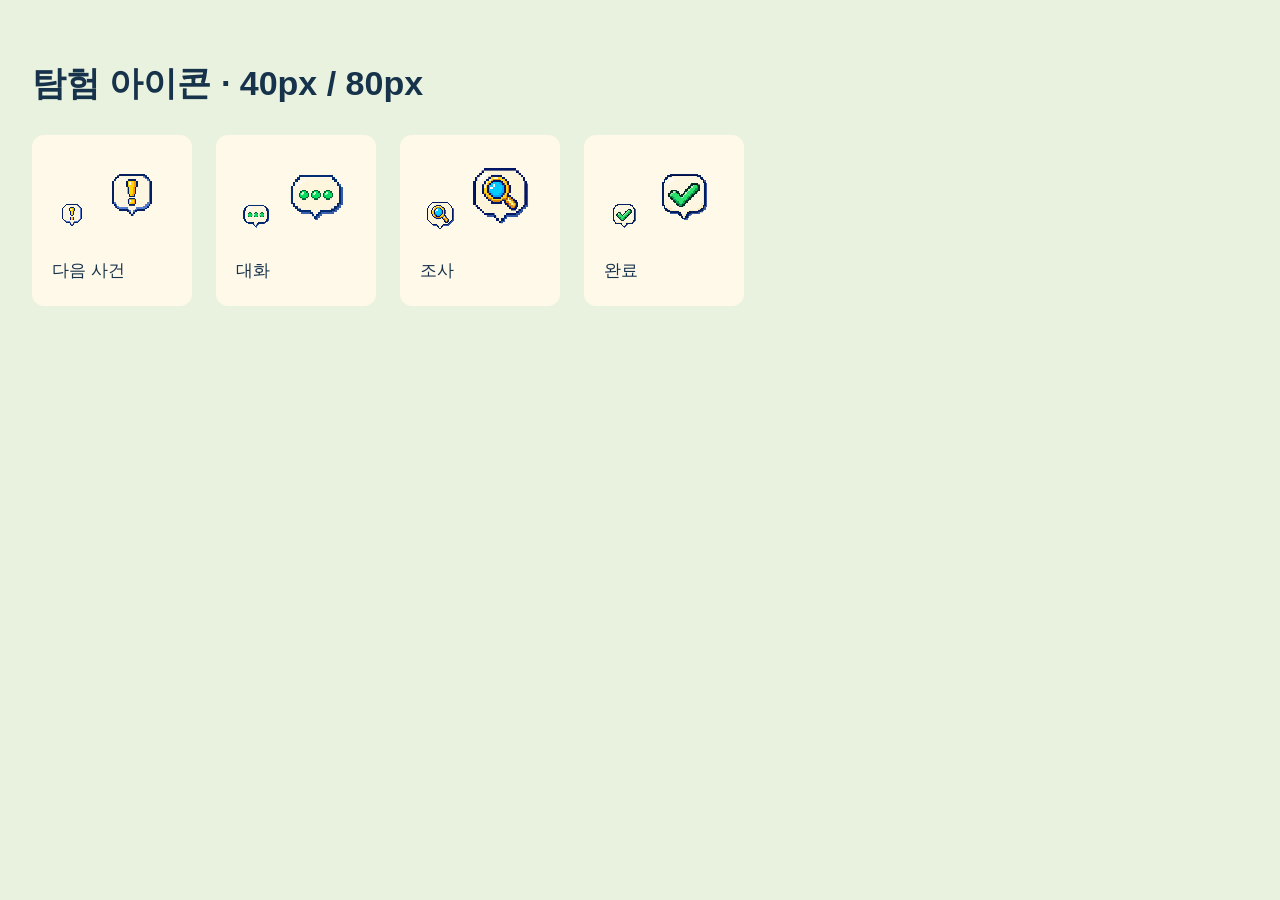
<file: assets/icons/preview.html>
<!doctype html><html lang="ko"><meta charset="utf-8"><meta name="viewport" content="width=device-width,initial-scale=1"><title>탐험 아이콘</title><style>body{font:17px/1.7 sans-serif;background:#e9f2de;color:#17334c;padding:24px}main{display:flex;flex-wrap:wrap;gap:24px}figure{margin:0;padding:20px;background:#fff9e9;border-radius:12px}img{object-fit:contain;image-rendering:pixelated}figcaption{margin-top:12px}</style><h1>탐험 아이콘 · 40px / 80px</h1><main id="icons"></main><script>for(const [file,title] of [['quest','다음 사건'],['talk','대화'],['inspect','조사'],['complete','완료']]){const figure=document.createElement('figure');for(const size of [40,80]){const im=new Image(size,size);im.src=file+'.png';im.alt=title;figure.append(im);}const cap=document.createElement('figcaption');cap.textContent=title;figure.append(cap);document.getElementById('icons').append(figure);}</script></html>
</file>
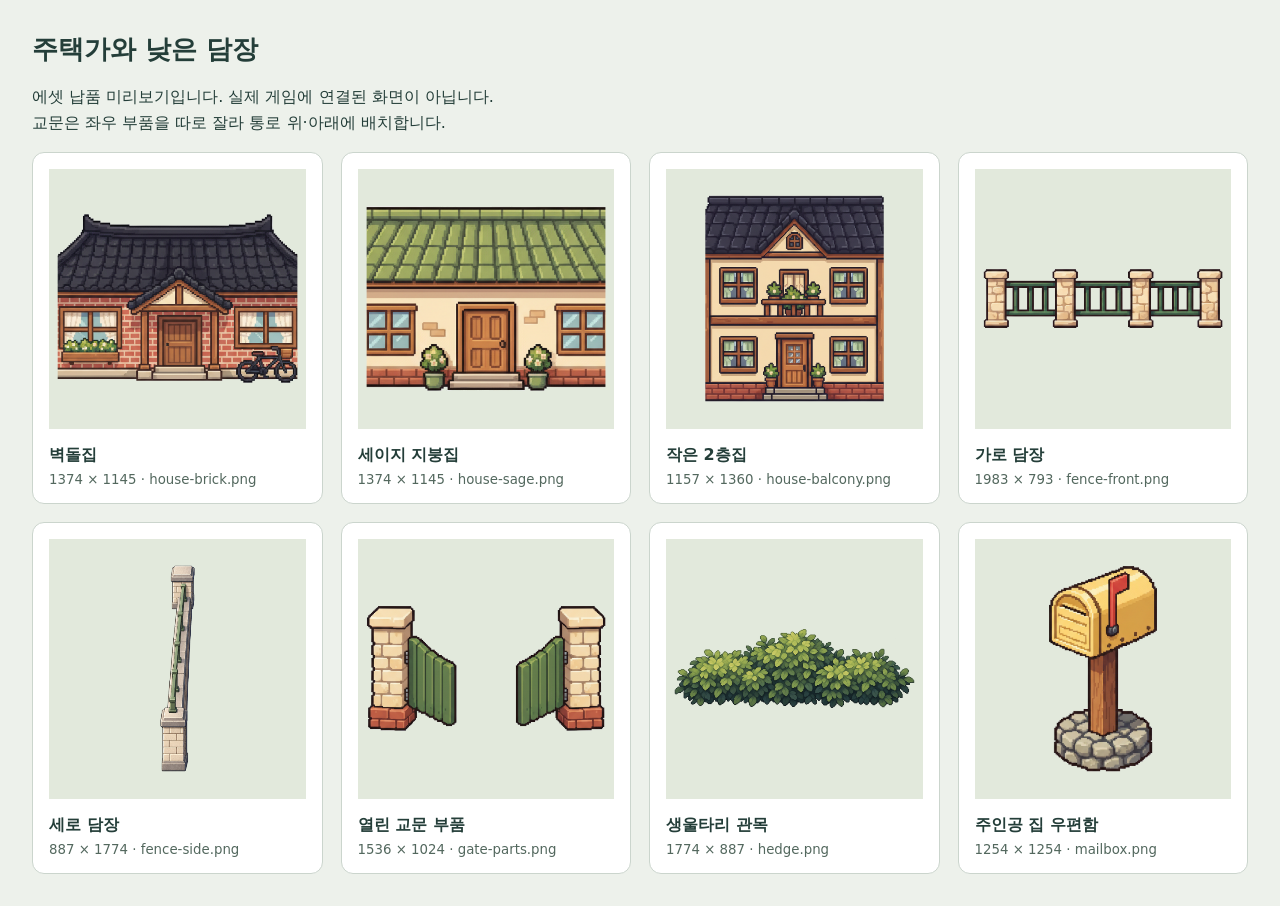
<file: assets/neighborhood/preview.html>
<!doctype html><html lang="ko"><meta charset="utf-8"><meta name="viewport" content="width=device-width,initial-scale=1"><title>주택가·담장 에셋</title>
<style>body{font-family:system-ui,sans-serif;background:#edf1eb;color:#243e39;margin:32px}h1{font-size:26px}p{line-height:1.6}main{display:grid;grid-template-columns:repeat(auto-fit,minmax(280px,1fr));gap:18px}figure{margin:0;background:white;border:1px solid #cbd5cd;border-radius:12px;padding:16px}canvas{width:100%;height:260px;object-fit:contain;background:#e2e9dc}figcaption{font-weight:600;margin-top:12px}small{display:block;margin-top:6px;color:#53685e}</style>
<h1>주택가와 낮은 담장</h1><p>에셋 납품 미리보기입니다. 실제 게임에 연결된 화면이 아닙니다.<br>교문은 좌우 부품을 따로 잘라 통로 위·아래에 배치합니다.</p><main></main>
<script>
const entries=[['house-brick','벽돌집'],['house-sage','세이지 지붕집'],['house-balcony','작은 2층집'],['fence-front','가로 담장'],['fence-side','세로 담장'],['gate-parts','열린 교문 부품'],['hedge','생울타리 관목'],['mailbox','주인공 집 우편함']];
window.assetChecks=[];
entries.forEach(([name,label])=>{const f=document.createElement('figure'),c=document.createElement('canvas'),caption=document.createElement('figcaption'),meta=document.createElement('small');c.width=600;c.height=520;caption.textContent=label;f.append(c,caption,meta);document.querySelector('main').append(f);const im=new Image();im.onload=()=>{const temp=document.createElement('canvas');temp.width=im.width;temp.height=im.height;const g=temp.getContext('2d');g.drawImage(im,0,0);let box=[0,0,im.width,im.height],transparent=0;try{const data=g.getImageData(0,0,im.width,im.height).data;let l=im.width,t=im.height,r=-1,b=-1;for(let y=0;y<im.height;y++)for(let x=0;x<im.width;x++){let a=data[(y*im.width+x)*4+3];if(a===0)transparent++;if(a<16)continue;l=Math.min(l,x);t=Math.min(t,y);r=Math.max(r,x);b=Math.max(b,y);}box=[l,t,r-l+1,b-t+1];}catch(e){meta.textContent='HTTP로 열면 투명 여백을 제외합니다. ';}const scale=Math.min(560/box[2],480/box[3]);c.getContext('2d').drawImage(im,...box,(600-box[2]*scale)/2,(520-box[3]*scale)/2,box[2]*scale,box[3]*scale);meta.textContent+=im.width+' × '+im.height+' · '+name+'.png';window.assetChecks.push({name,width:im.width,height:im.height,box,transparent});};im.onerror=()=>{meta.textContent='이미지 로드 실패';window.assetChecks.push({name,error:true});};im.src=name+'.png';});
</script></html>
</file>
<file: css/style.css>
/* 공유한 순간 — 미스트+틸 세트 (accent 하나만) */
:root {
  --bg: #F7FAFA;
  --surface: #ECF3F2;
  --card: #FFFFFF;
  --text: #16201F;
  --text-mute: #5F6A69;
  --border: #DEE9E8;
  --accent: #0F766E;
  --accent-ink: #FFFFFF;
  --accent-soft: #D9EEEB;
  --me: #DCEFEC;
  --danger: #A3261D;
  --radius-in: 10px;
  --pad: 6px;
  --radius-out: 16px; /* = 안쪽 10 + 여백 6 */
  --pixel: "Galmuri11", "NanumSquare", sans-serif;
  --font: "NanumSquare", -apple-system, BlinkMacSystemFont, "Apple SD Gothic Neo", "Malgun Gothic", sans-serif;
}
* { box-sizing: border-box; }
html { -webkit-text-size-adjust: 100%; }
body {
  margin: 0;
  background: var(--bg);
  color: var(--text);
  font-family: var(--font);
  font-size: 17px;
  line-height: 1.75;
  letter-spacing: -0.012em;
  word-break: keep-all;
  overflow-wrap: break-word;
}
h1, h2, h3 { line-height: 1.35; letter-spacing: -0.02em; }
h1 { font-size: 2.1rem; font-weight: 800; margin: 0 0 12px; }
h2 { font-size: 1.3rem; font-weight: 700; margin: 48px 0 12px; }
h3 { font-size: 1.05rem; font-weight: 700; margin: 0 0 8px; }
p { margin: 0 0 12px; }
kbd { font-family: "D2Coding", ui-monospace, monospace; font-size: .85em; border: 1px solid var(--border); border-bottom-width: 2px; border-radius: 4px; padding: 0 5px; background: var(--card); }
.small { font-size: .875rem; }
.mute { color: var(--text-mute); }
[hidden] { display: none !important; }

.skip { position: absolute; left: -999px; top: 8px; background: var(--accent); color: var(--accent-ink); padding: 8px 12px; border-radius: 8px; z-index: 50; }
.skip:focus { left: 8px; }
:focus-visible { outline: 3px solid var(--accent); outline-offset: 2px; }
h1:focus { outline: none; }

.app { max-width: 42rem; margin: 0 auto; padding: 32px 16px 64px; }

/* ── 버튼 ───────────── */
.btn {
  font: inherit; font-size: 1rem; font-weight: 600;
  min-height: 48px; padding: 10px 18px;
  border-radius: var(--radius-in);
  border: 1px solid var(--border); background: var(--card); color: var(--text);
  cursor: pointer;
}
.btn:hover { border-color: var(--accent); }
.btn.primary { background: var(--accent); border-color: var(--accent); color: var(--accent-ink); }
.btn.primary:hover { background: #0B5F59; }
.btn.ghost { background: transparent; }
.btn.sm { min-height: 40px; padding: 6px 12px; font-size: .9rem; }
.btn.link { border: 0; background: none; color: var(--accent); text-decoration: underline; text-underline-offset: 3px; min-height: 44px; padding: 8px 4px; }
.btn.danger { color: var(--danger); }
.btn:disabled { opacity: .45; cursor: not-allowed; }
/* 그림 위에 뜨는 버튼(위 줄의 '이전 선택')은 못 누를 때도 그림이 비치지 않게: 투명도 대신 불투명한 흐린 바탕(2026-11-12) */
.hud .bar-actions .btn:disabled { opacity: 1; background: #E3E8E7; border-color: #9AA6A3; color: #56605E; }
.actions { display: flex; flex-wrap: wrap; gap: 12px; margin-top: 48px; }

/* ── 알림 ───────────── */
.notice {
  position: sticky; top: 0; z-index: 30;
  display: flex; gap: 12px; align-items: center; justify-content: space-between;
  background: #FFF6DB; color: #3D3210; border-bottom: 1px solid #EAD9A0;
  padding: 10px 16px; font-size: .95rem;
}

/* ── 시작(타이틀): 로고·훅 → 두 주인공 고르기(메인 비주얼) → 시작 버튼이 첫 화면 안에 ───────────── */
body[data-view="v-start"] .app { max-width: 52rem; padding-top: 20px; padding-bottom: 32px; }
.eyebrow { font-size: .875rem; font-weight: 600; color: var(--accent); margin: 0 0 4px; }
.lead { font-size: 1.15rem; margin-bottom: 8px; }
.lead strong { color: var(--accent); }
.lead-sub { color: var(--text-mute); }
.title-head { margin-bottom: 12px; }
.logo { font-family: var(--pixel); font-weight: 400; font-size: clamp(2.2rem, 7vw, 3.2rem); line-height: 1.25; letter-spacing: .02em; margin: 0 0 6px; }
.title .lead { margin: 0; }

.hero-pick { border: 0; padding: 0; margin: 0; display: grid; grid-template-columns: 1fr 1fr; gap: 12px; }
.hero-pick.fixed { grid-template-columns: 1fr; max-width: 24rem; }
.hero-legend { grid-column: 1 / -1; padding: 0; margin: 0; font-weight: 700; }
.hero-card {
  position: relative; display: grid; justify-items: center; gap: 4px; cursor: pointer;
  padding: 8px 8px 10px; border: 2px solid var(--border); border-radius: var(--radius-out);
  background: var(--surface);
}
.hero-face {
  /* 공통 팩 초상화 시트(256×256 × 4표정)의 웃는 얼굴. 정사각 칸, 화면 높이에 맞춘 상한 → 노트북에서 시작 버튼이 첫 화면 안에 */
  display: block; width: min(100%, clamp(150px, calc(100dvh - 400px), 320px)); aspect-ratio: 1;
  background-size: 400% 100%; background-position: 33.333% 0; background-repeat: no-repeat; image-rendering: pixelated;
}
.hero-card input { position: absolute; opacity: 0; width: 1px; height: 1px; pointer-events: none; }
.hero-name { display: inline-flex; align-items: center; gap: 8px; font-weight: 700; }
.hero-name::before {
  content: ""; width: 18px; height: 18px; border-radius: 50%; border: 2px solid var(--accent); background: var(--card); flex: none;
}
.hero-card:hover { border-color: var(--accent); }
.hero-card:has(input:checked) { border-color: var(--accent); background: var(--accent-soft); }
.hero-card:has(input:checked) .hero-name::before { background: var(--accent); box-shadow: inset 0 0 0 3px var(--card); }
.hero-card:has(input:checked)::after {
  content: "✓"; position: absolute; top: 8px; right: 8px; width: 28px; height: 28px; border-radius: 50%;
  display: grid; place-items: center; background: var(--accent); color: var(--accent-ink); font-weight: 800;
}
.hero-card:has(input:focus-visible) { outline: 3px solid var(--accent); outline-offset: 2px; }
.hero-pick.fixed .hero-card { cursor: default; }
.look-msg { grid-column: 1 / -1; margin: 0; color: var(--danger); }

.start-actions { display: flex; flex-wrap: wrap; gap: 12px; margin: 16px 0 0; }
.title .start-actions .btn { min-width: 12rem; min-height: 52px; font-size: 1.05rem; }
.title-foot { margin-top: 32px; display: grid; gap: 8px; }
.player-chip {
  display: flex; align-items: center; gap: 10px; padding: 6px 12px;
  background: var(--surface); border-radius: var(--radius-out); max-width: 100%; justify-self: start;
}
.avatar-img { width: 36px; height: 36px; border-radius: 50%; flex: none; }
.avatar-face { display: inline-block; background-color: var(--paper, #fff); box-shadow: inset 0 0 0 1px rgba(0, 0, 0, .08); }
.avatar-face[hidden] { display: none; }
/* 2026-11-09 B4: '이번 주인공: 온유 (별명: ○○)' 한 줄 */
.player-text { margin: 0; min-width: 0; line-height: 1.4; white-space: nowrap; overflow: hidden; text-overflow: ellipsis; }
.player-label { color: var(--text-mute); }
.player-name { font-weight: 700; }
.start-links { display: flex; gap: 16px; }

@media (max-width: 480px) {
  body[data-view="v-start"] .app { padding-top: 14px; }
  .title .lead { font-size: 1rem; line-height: 1.65; }
  .hero-pick { gap: 8px; }
  .hero-card { padding: 6px 4px 8px; }
  .title .start-actions .btn { flex: 1 1 100%; }
}

/* ── 본편 ───────────── */
body[data-view="v-game"] .app { padding-top: 12px; padding-bottom: 16px; }
.game-bar { display: flex; align-items: center; justify-content: space-between; gap: 8px; margin-bottom: 8px; flex-wrap: wrap; }
.chap { margin: 0; font-size: .9rem; font-weight: 700; color: var(--text-mute); }
.bar-actions { display: flex; gap: 6px; }
.phone {
  background: var(--card); border: 1px solid var(--border);
  border-radius: 22px; /* 안쪽 말풍선 radius 10 + 여백 12 */
  min-height: 52vh; max-height: 62vh; overflow-y: auto;
  overscroll-behavior: contain;
}
.phone-head {
  position: sticky; top: 0; z-index: 2;
  display: flex; align-items: center; gap: 10px;
  padding: 10px 14px; background: var(--card);
  border-bottom: 1px solid var(--border);
}
.head-icon { font-size: 1.2rem; width: 1.6rem; text-align: center; }
.head-text { display: grid; line-height: 1.3; min-width: 0; }
.head-kind { font-size: .75rem; color: var(--text-mute); }
.head-title { font-size: 1rem; }
.head-meta { margin-left: auto; font-size: .8rem; color: var(--text-mute); white-space: nowrap; }
.phone[data-type="pc"] { background: #F3F5F5; }
.phone[data-type="pc"] .phone-head { background: #E7ECEC; }
.phone[data-type="ai"] .phone-head { background: var(--accent-soft); }
/* 모니터 브라우저 줄(app.js pcBar): 창 단추 셋 · 주소 칸(사이트 이름) · 로그인 표시. 머리글(sticky) 안 첫 줄로 함께 붙어 있다 */
.phone-head:has(.pc-bar) { flex-wrap: wrap; row-gap: 8px; }
.pc-bar { flex: 1 0 100%; order: -1; display: flex; align-items: center; gap: 10px; margin: -10px -14px 0; padding: 6px 12px; background: #DCE2E2; border-bottom: 1px solid var(--border); font-size: .8rem; color: #33403E; }
.pc-dots { display: inline-flex; gap: 5px; flex: none; }
.pc-dots i { width: 9px; height: 9px; border-radius: 50%; background: #A3AEAD; }
.pc-url { flex: 1 1 auto; min-width: 0; padding: 3px 12px; border-radius: 999px; background: #FFFFFF; white-space: nowrap; overflow: hidden; text-overflow: ellipsis; }
.pc-login { flex: none; white-space: nowrap; font-weight: 700; }

.log { list-style: none; margin: 0; padding: 12px; display: grid; gap: 10px; }
.ln { margin: 0; }
.ln.sys { text-align: center; }
.ln.sys span { display: inline-block; font-size: .8rem; color: var(--text-mute); background: var(--surface); border-radius: 999px; padding: 2px 12px; }
.ln.narr { color: var(--text-mute); font-size: .95rem; padding: 2px 6px; border-left: 3px solid var(--border); }
/* 속마음(kind:'thought'): 내가 보낸 말풍선과 헷갈리지 않게 회색 들여쓰기(해설과 같은 결, 점선으로 구분) */
/* 휴대폰 알림(kind:'push'): PC 창 안 대화와 다른 모양(알림 카드) */
.ln.push .push-card { max-width: 92%; background: rgba(28, 36, 34, 0.94); color: #FFFFFF; border-radius: 16px; padding: 9px 13px; box-shadow: 0 4px 14px rgba(22, 32, 31, 0.28); }
.ln.push .push-head { display: block; font-size: .78rem; color: rgba(255, 255, 255, 0.72); margin-bottom: 2px; }
.ln.push p { margin: 0; }
.ln.thought { color: var(--text-mute); font-size: .95rem; margin-left: 14px; padding: 2px 6px; border-left: 3px dotted var(--border); }
.ln.msg { display: flex; gap: 8px; align-items: flex-start; max-width: 88%; }
.ln.msg.me { margin-left: auto; flex-direction: row-reverse; }
.av {
  flex: none; width: 34px; height: 34px; border-radius: 50%;
  display: grid; place-items: center;
  background: var(--surface); border: 1px solid var(--border);
  font-size: .8rem; font-weight: 700; color: var(--text);
}
.ln.ai .av { background: var(--accent-soft); }
.msg-body { display: grid; gap: 2px; min-width: 0; }
.me .msg-body { justify-items: end; }
.who { font-size: .78rem; font-weight: 600; color: var(--text-mute); max-width: 100%; white-space: nowrap; overflow: hidden; text-overflow: ellipsis; }
.bubble {
  background: var(--surface); border-radius: var(--radius-in);
  padding: 8px 12px; overflow-wrap: anywhere;
}
.bubble p { margin: 0; }
.me .bubble { background: var(--me); }
.ai .bubble { background: #F2FAF9; border: 1px solid var(--accent-soft); }
.post { max-width: 100%; }
.post .bubble { background: var(--card); border: 1px solid var(--border); }
.post-meta { display: block; margin-top: 4px; font-size: .78rem; color: var(--text-mute); }
.ln.media .media-box {
  display: flex; gap: 10px; align-items: center;
  border: 2px dashed var(--border); border-radius: var(--radius-in);
  padding: 12px; font-size: .92rem; color: var(--text-mute); background: #FBFDFD;
}
.media-icon { font-size: 1.3rem; }
.ln.setting-row {
  display: flex; justify-content: space-between; gap: 12px; flex-wrap: wrap;
  background: var(--card); border: 1px solid var(--border); border-radius: var(--radius-in);
  padding: 8px 12px; font-size: .92rem;
}
.set-name { font-weight: 600; }
.set-meta { color: var(--text-mute); }
.ln.choice-echo { display: flex; flex-direction: column; align-items: flex-end; text-align: right; font-size: .9rem; color: var(--text-mute); margin-top: 6px; }
.echo-label { font-size: .75rem; font-weight: 700; color: var(--accent); }

.enter { animation: rise .28s ease-out; }
/* 타자 효과(typer.js): 아직 안 쳐진 글자는 자리만 차지 / 친구 메시지 앞 '입력 중…' */
.type-rest { visibility: hidden; }
/* 이야기 속 강조([[…]], js/emph.js): 굵게만 — 색은 바꾸지 않는다(정답 신호가 되지 않게) */
strong.em { font-weight: 800; color: inherit; }
.ln.msg.typing .bubble { color: var(--text-mute); font-size: .88rem; }
.ln.msg.typing .dots { animation: typing-pulse 1s ease-in-out infinite; }
@keyframes typing-pulse { 50% { opacity: .4; } }
.sr-only { position: absolute; width: 1px; height: 1px; padding: 0; margin: -1px; overflow: hidden; clip: rect(0 0 0 0); clip-path: inset(50%); white-space: nowrap; border: 0; }
@keyframes rise { from { opacity: 0; transform: translateY(6px); } to { opacity: 1; transform: none; } }
.reduce-motion *, .reduce-motion *::before, .reduce-motion *::after { animation: none !important; transition: none !important; scroll-behavior: auto !important; }
@media (prefers-reduced-motion: reduce) { .enter, .ln.msg.typing .dots { animation: none; } }

.dock { padding-top: 12px; min-height: 64px; }
.prompt { font-weight: 700; margin: 0 0 8px; }
.prompt-note { margin: -4px 0 8px; font-size: .85rem; color: var(--text-mute); } /* 2026-11-13 질문 아래 작은 안내(에이전트 장면 '엔딩에 영향 없음') — 강조색·띠 없이 */
.choices { display: grid; gap: 8px; }
.choice {
  font: inherit; text-align: left; cursor: pointer;
  display: flex; gap: 12px; align-items: flex-start;
  min-height: 52px; padding: 12px 14px;
  border: 1px solid var(--border); border-radius: var(--radius-in);
  background: var(--card); color: var(--text); line-height: 1.6;
}
.choice:hover { border-color: var(--accent); background: #FBFEFD; }
.choice .num {
  flex: none; width: 26px; height: 26px; margin-top: 1px; border-radius: 50%;
  display: grid; place-items: center; font-size: .82rem; font-weight: 700;
  border: 1px solid var(--accent); color: var(--accent);
}
.continue { width: 100%; }
/* '모두 보기'(2026-11-12): 비치는 버튼은 덜 만든 것처럼 보였다 → 자리·너비는 그대로 두고 불투명하게. 으뜸 버튼 '다음'(청록)보다 조용하게:
   대화창 안에서는 옅은 회색 바탕, 폰·PC 창 아래(#g-next)에서는 기기 테두리와 같은 짙은 남회색 바탕 + 밝은 글자 */
.btn.skip-btn { width: 100%; background: var(--surface); border-color: #C9D6D4; color: var(--text-mute); }
.btn.skip-btn:hover { border-color: var(--text-mute); }
#v-game .next-row .btn.skip-btn { background: #262C3A; border-color: #4B556B; color: #D8DEE8; }
#v-game .next-row .btn.skip-btn:hover { border-color: #8F9BB3; }
/* '모두 보기'를 누른 직후 잠깐 못 누르는 '다음': 투명도 대신 흐린 청록(그림이 비치지 않게) */
#v-game .next-row .btn.primary:disabled, #v-game .dock .btn.primary:disabled { opacity: 1; background: #6F9E99; border-color: #6F9E99; color: #EAF3F2; }

/* ── 무대: 맵이 화면의 주인, 걷기·장면·장 전환이 그 위에 겹쳐 뜬다 ───────────── */
body[data-view="v-map"] .app, body[data-view="v-game"] .app, body[data-view="v-chapter"] .app { max-width: 960px; padding: 12px; }
.stage {
  position: relative; height: calc(100dvh - 24px); min-height: 420px; max-height: 760px;
  border-radius: 22px; overflow: hidden; background: #5E8F55; border: 1px solid var(--border);
}
.map-wrap { position: absolute; inset: 0; touch-action: none; }
#m-canvas { display: block; cursor: pointer; }
.layer { position: absolute; inset: 0; z-index: 2; pointer-events: none; }
.layer > * { pointer-events: auto; }

/* HUD: 시간·장소·지금 할 일 / 되돌리기·메뉴 */
.hud {
  position: absolute; top: 8px; left: 8px; right: 8px; z-index: 4;
  display: flex; justify-content: space-between; align-items: flex-start; gap: 8px; pointer-events: none;
}
.hud > * { pointer-events: auto; }
.hud-left {
  max-width: min(70%, 30rem); padding: 4px 12px 6px; border-radius: var(--radius-in);
  background: rgba(255, 255, 255, .94); border: 2px solid var(--text);
}
.hud-time { margin: 0; font-family: var(--pixel); font-size: .78rem; color: var(--text-mute); }
.hud .chap { font-family: var(--pixel); font-size: .78rem; }
.m-area { font-weight: 600; color: var(--accent); margin-left: 6px; }
.mission { font-size: 1rem; font-weight: 700; margin: 0; line-height: 1.5; }
.mission-label { font-family: var(--pixel); font-size: .72rem; font-weight: 400; color: var(--text-mute); margin-right: 6px; }
.mission:focus { outline: none; }
.hud .bar-actions .btn { background: rgba(255, 255, 255, .94); border: 2px solid var(--text); }
body[data-view="v-map"] #g-chap { display: none; }
body[data-view="v-game"] #m-time, body[data-view="v-game"] #m-area, body[data-view="v-game"] .mission { display: none; }
body[data-view="v-chapter"] .hud { display: none; }

/* 안내·말풍선 속 표시: map.js drawMark와 같은 도형의 SVG. 화면 배율과 관계없이 선명하게. */
.ico-quest, .ico-talk {
  display: inline-block; width: 1.75em; height: 1.75em; min-width: 24px; min-height: 24px;
  vertical-align: -0.5em; margin: 0 2px;
  background: no-repeat center / contain;
}
.ico-quest { background-image: url("../assets/markers/dest-guide.svg"); }
.ico-talk { background-image: url("../assets/markers/talk-guide.svg"); }
/* 짧은 안내 한 줄(문 드나들기·길 안내) */
.m-say {
  position: absolute; z-index: 4; top: 84px; left: 50%; transform: translateX(-50%); margin: 0;
  max-width: calc(100% - 32px); padding: 2px 14px; border-radius: 999px;
  background: rgba(22, 32, 31, .82); color: #fff; font-size: .9rem; text-align: center;
}
.m-say:empty { display: none; }
.m-say { transition: opacity .5s ease; }
.m-say.fade-out { opacity: 0; }
.daycard {
  position: absolute; inset: 0; z-index: 6; margin: 0; display: grid; place-items: center;
  background: rgba(22, 32, 31, .78); color: #fff; font-family: var(--pixel); font-size: 1.4rem;
}

/* 맵 조작 버튼(아래쪽) */
#v-map .map-controls { position: absolute; left: 8px; right: 8px; bottom: 8px; margin: 0; display: flex; gap: 8px; }
#v-map .map-controls .btn { flex: 1 1 10rem; background: rgba(255, 255, 255, .94); border: 2px solid var(--text); }
#v-map .map-controls .btn.primary { background: var(--accent); color: var(--accent-ink); border-color: var(--accent); }
#v-map .map-help {
  position: absolute; left: 8px; bottom: 64px; margin: 0; padding: 0 10px; border-radius: 6px;
  background: rgba(255, 255, 255, .8); max-width: calc(100% - 16px);
}
/* 2026-11-09 지시서 C5: 긴 조작 안내는 처음 두 장소에서만 보이고 접는다(메뉴 '조작 안내 다시 보기') */
#v-map.help-folded .map-help { display: none; }
/* 조작 안내 줄이 원래 안 보이는 화면(휴대폰 세로 ≤480px·가로 낮은 화면 ≤500px)에서는 메뉴의 '조작 안내 다시 보기'도 숨김 — 가로 화면 메뉴가 길어져 닫기 버튼이 스크롤 밑으로 갔다 */
@media (max-width: 480px), (max-height: 500px) { #btn-menu-help { display: none; } }
/* 근처에 말 걸거나 조사할 대상이 없으면 흐리게(눌러도 '가까이 가서 눌러 보세요' 안내만 나옴) */
#v-map .map-controls #btn-map-act[aria-disabled="true"] { opacity: 1; background: #E3E8E7; border-color: #9AA6A3; color: #56605E; cursor: default; } /* 2026-11-12: 반투명 → 불투명한 흐린 바탕 */
/* 가상 조이스틱(터치 기기, 2026-11-02): 말 걸기 버튼 위 왼쪽. 영역(#joy)은 보이지 않고, 누른 자리에 받침이 뜬다.
   bottom·height는 map.js joyLayout()이 버튼 줄·HUD에 맞춰 정한다. 평소 40% · 누르는 중 80% */
#v-map .joy {
  position: absolute; left: 0; bottom: 64px; width: min(46%, 200px); height: 132px;
  touch-action: none; -webkit-user-select: none; user-select: none; -webkit-touch-callout: none; -webkit-tap-highlight-color: transparent;
}
.joy-base {
  position: absolute; left: 68px; top: 120px; width: 104px; height: 104px; margin: -52px 0 0 -52px; border-radius: 50%;
  background: rgba(255, 255, 255, .5); border: 2px solid var(--text); box-shadow: inset 0 0 0 6px rgba(255, 255, 255, .35);
  opacity: .4; transition: opacity .15s ease; pointer-events: none;
}
.joy.active .joy-base { opacity: .8; }
.joy-knob {
  position: absolute; left: 50%; top: 50%; width: 46px; height: 46px; margin: -23px 0 0 -23px; border-radius: 50%;
  background: var(--accent); border: 2px solid #fff; box-shadow: 0 0 0 2px var(--text);
}
.reduce-motion .joy-base { transition: none; }
/* 가로로 눕힌 휴대폰처럼 낮은 화면: 무대가 화면보다 길어 아래(버튼·출구 매트)가 잘리던 것 — 화면 높이에 맞춘다 */
@media (max-height: 500px) {
  body[data-view="v-map"] .app, body[data-view="v-game"] .app, body[data-view="v-chapter"] .app { padding: 6px; }
  .stage { min-height: 0; height: calc(100dvh - 12px); border-radius: 16px; }
  #v-map .map-help { display: none; }
  .hud-time { font-size: .7rem; }
  .mission { font-size: .9rem; line-height: 1.35; }
  #v-map .map-controls .btn { min-height: 44px; padding-top: 6px; padding-bottom: 6px; }
  /* 버튼 줄은 오른쪽 아래 작은 칸(지도를 덜 덮게, 왼쪽 아래는 조이스틱) */
  #v-map .map-controls { left: auto; width: min(46%, 20rem); flex-direction: column; gap: 4px; }
  #v-map .map-controls .btn { flex: none; }
  body[data-view="v-map"] .talk { max-height: 52%; }
  /* 메뉴: 설정(왼쪽)과 버튼(오른쪽) 두 칸 — 스크롤 없이 닫기·처음 화면으로가 보이게 */
  .overlay { padding: 8px; }
  #menu .sheet { width: min(100%, 46rem); max-height: calc(100dvh - 16px); grid-template-columns: minmax(0, 1fr) minmax(0, 1fr); grid-auto-flow: dense; column-gap: 16px; row-gap: 6px; padding: 12px 16px; align-content: start; }
  #menu .sheet > * { grid-column: 1; }
  #menu .sheet > h2 { grid-column: 1 / -1; }
  #menu .sheet > .menu-actions, #menu .sheet > p, #menu #btn-menu-close { grid-column: 2; }
  #menu .setting { padding: 4px 10px; }
  #menu .setting label, #menu .setting.check { min-height: 32px; }
  /* 시작 화면: 글(왼쪽) · 주인공 카드(오른쪽) 두 칸, 카드 그림을 줄여 '시작하기'가 첫 화면에 */
  body[data-view="v-start"] .app { padding-top: 10px; }
  #v-start.title { display: grid; grid-template-columns: minmax(0, 1fr) minmax(0, 1fr); column-gap: 20px; align-items: start; }
  #v-start.title[hidden] { display: none; }
  #v-start .title-head { grid-column: 1; grid-row: 1; margin-bottom: 4px; }
  #v-start .hero-pick { grid-column: 2; grid-row: 1 / span 3; }
  #v-start .name-field, #v-start .start-actions { grid-column: 1; }
  #v-start .start-actions { margin-top: 8px; }
  #v-start .title-foot { grid-column: 1 / -1; margin-top: 16px; }
  #v-start .logo { font-size: 1.9rem; }
  #v-start .lead { font-size: .95rem; }
  .hero-face { width: min(100%, clamp(72px, calc(100dvh - 250px), 150px)); }
}
/* 날짜 카드는 보이기만(첫 터치는 지도로 지나간다, 2026-11-02 모바일) */
.daycard { pointer-events: none; }
/* 대화창이 열린 동안 걷기 버튼 줄·조이스틱은 숨김(버튼 글자가 대화창 뒤로 반쯤 잘려 보였다) — 대화창을 눌러 넘긴다 */
.stage:has(#talk:not([hidden])) #v-map .map-controls, .stage:has(#talk:not([hidden])) #joy { visibility: hidden; }
body[data-view="v-map"] .stage:has(#talk:not([hidden])) .talk { bottom: 8px; }
/* 좁은 휴대폰 HUD: '이전 선택'·'메뉴'는 한 줄 */
.hud .bar-actions .btn { white-space: nowrap; }
@media (max-width: 400px) {
  .hud .bar-actions { gap: 4px; }
  .hud .bar-actions .btn { padding: 6px 8px; font-size: .85rem; }
  .hud-left { padding: 3px 10px 4px; }
  .mission { font-size: .92rem; line-height: 1.4; }
  .mission-label { font-size: .66rem; }
}

/* 대화 초상화: 대화창 위 왼쪽에 반신으로 선다(대화창이 닫히면 함께 사라짐) */
.talk-portrait {
  position: absolute; left: 20px; z-index: 4; pointer-events: none;
  height: clamp(150px, 36%, 300px); aspect-ratio: 1; /* 공통 팩 초상화 = 256×256 정사각 칸 */
  filter: drop-shadow(0 2px 0 rgba(22, 32, 31, .25));
}
@container (max-height: 560px) { .talk-portrait { height: 26%; } }
/* 포켓몬식 대화창 */
.talk {
  position: absolute; left: 8px; right: 8px; bottom: 8px; z-index: 5;
  /* 포켓몬처럼 글이 짧아도 넉넉한 높이(약 4줄) */
  min-height: clamp(120px, 24%, 168px); max-height: 45%; overflow-y: auto; padding: 14px 44px 12px 16px;
  background: #fff; color: var(--text); border: 3px solid var(--text); border-radius: 10px;
  box-shadow: inset 0 0 0 2px #fff, inset 0 0 0 4px #9FB2B0; cursor: pointer;
}
body[data-view="v-map"] .talk { bottom: 64px; }
.talk-name {
  display: inline-block; margin: -4px 0 4px -4px; padding: 1px 10px; border-radius: 4px;
  background: var(--text); color: #fff; font-family: var(--pixel); font-size: .8rem; line-height: 1.6;
}
.talk-text p { margin: 0; }
.talk-text p + p { margin-top: 4px; }
.talk-next {
  position: absolute; right: 10px; bottom: 6px; border: 0; background: none; padding: 4px;
  font-size: .85rem; color: var(--text); cursor: pointer; animation: blink 1s steps(2) infinite;
}
@keyframes blink { 50% { opacity: 0; } }

/* 장면: 무대 위에 폰(메신저·SNS)·모니터(공용 PC·AI)가 떠오르고, 선택은 아래 메뉴 상자에서 */
.stage { container-type: inline-size; }
.stage.dim .map-wrap::after { content: ""; position: absolute; inset: 0; background: rgba(22, 32, 31, .22); pointer-events: none; }
#v-game {
  /* 시선은 왼쪽 → 오른쪽: 카톡(폰)이 왼쪽, 내 응답(선택)이 오른쪽 아래, 맵·주인공은 오른쪽 위 */
  display: grid; grid-template-columns: min(42%, 380px) 1fr; grid-template-rows: 1fr auto;
  gap: 12px; padding: 84px 12px 12px;
}
#v-game[data-device="monitor"] { grid-template-columns: min(44%, 440px) 1fr; }
#v-game .phone { grid-column: 1; grid-row: 1 / 3; min-height: 0; max-height: none; align-self: stretch; animation: phone-up .28s ease-out; }
#v-game .dock {
  grid-column: 2; grid-row: 2; align-self: end; min-height: 0; max-height: 100%; overflow-y: auto;
  padding: 10px; background: var(--card); border: 3px solid var(--text); border-radius: 12px;
  box-shadow: inset 0 0 0 2px #fff, inset 0 0 0 4px #9FB2B0;
}
#v-game .dock:empty { display: none; }
#v-game[data-device="none"] .dock { grid-column: 1 / 3; }
/* 2026-11-09 지시서 B3: 폰·PC 장면의 넘기기 버튼(모두 보기·다음)은 창 바로 아래, 같은 너비 */
#v-game .next-row { grid-column: 1; grid-row: 2; align-self: end; }
#v-game .next-row:empty { display: none; }
#v-game .next-row .btn { width: 100%; min-height: 48px; }
#v-game.has-next .phone { grid-row: 1; }
@keyframes phone-up { from { transform: translateY(24px); opacity: 0; } to { transform: none; opacity: 1; } }
/* 2026-11-09 지시서 C2: 공용 PC·AI 도우미(모니터)는 가로 모니터 — 넓은 화면(16:10), 머리글 위 브라우저 줄. 넓은 무대에서만(휴대폰은 아래 시트 그대로) */
@container (min-width: 721px) {
  /* 선택 상자도 모니터 바로 아래(같은 왼쪽 열) — 오른쪽 열 전체가 지도라 주인공·옆 사람이 창·선택 상자에 가리지 않는다 */
  #v-game[data-device="monitor"] { grid-template-columns: min(64%, 760px) 1fr; grid-template-rows: auto auto minmax(0, 1fr); }
  #v-game[data-device="monitor"] .phone, #v-game[data-device="monitor"].has-next .phone { grid-column: 1; grid-row: 1; align-self: start; aspect-ratio: 16 / 9; }
  #v-game[data-device="monitor"] .next-row { grid-column: 1; grid-row: 2; align-self: start; }
  #v-game[data-device="monitor"] .dock { grid-column: 1; grid-row: 3; align-self: start; max-height: 100%; }
  /* 모니터 아래 선택 상자: 선택지 4개가 무대 안에 다 들어오게 여백을 조금 줄임 */
  #v-game[data-device="monitor"] .choices { gap: 6px; }
  #v-game[data-device="monitor"] .choice { min-height: 44px; padding-top: 8px; padding-bottom: 8px; line-height: 1.5; }
}

/* 폰: 짙은 테두리(베젤), 위쪽 머리글은 상태 표시줄처럼 */
.phone[data-device="phone"] { border: 8px solid #1F2433; border-radius: 30px; /* 안쪽 22 + 테두리 8 */ }
.phone[data-device="monitor"] { border: 10px solid #2B3240; border-bottom-width: 18px; border-radius: 14px; }
/* 2026-11-03 플레이테스트: 내용이 길어 스크롤바가 생기면 둥근 틀 오른쪽 테두리가 잘려 보였다 → 스크롤바 자리를 미리 비워 두고(내용이 밀리지 않게), 틀 안쪽 여백에 얇게 */
.phone[data-device] { scrollbar-gutter: stable; }
.phone[data-device]::-webkit-scrollbar { width: 8px; }
.phone[data-device]::-webkit-scrollbar-track { background: transparent; margin: 14px 0; }
.phone[data-device]::-webkit-scrollbar-thumb { background: #B7C1BF; background-clip: content-box; border: 2px solid transparent; border-radius: 4px; }
@supports not selector(::-webkit-scrollbar) { .phone[data-device] { scrollbar-width: thin; scrollbar-color: #B7C1BF transparent; } }

/* 선택지: 고를 줄에 ▶
 *   2026-11-18 플레이테스트 P1-5: ::before 글자(▶)가 버튼의 접근성 이름에 섞여 "▶"로 읽혔다 → aria-hidden span(.choice-mark)으로. 이름은 늘 선택지 문장 */
#v-game .choice { position: relative; padding-left: 30px; }
#v-game .choice .choice-mark { position: absolute; left: 10px; top: 14px; font-size: .7rem; line-height: 1; color: var(--text); visibility: hidden; }
/* ▶는 한 줄에만: 평소엔 키보드 포커스 줄, 마우스가 선택지 위에 있으면 마우스 올린 줄(2026-11-02 — 두 곳에 동시에 뜨던 것) */
#v-game .choice:focus-visible .choice-mark, #v-game .choice:focus .choice-mark { visibility: visible; }
#v-game .choices:hover .choice .choice-mark { visibility: hidden; }
#v-game .choices:hover .choice:hover .choice-mark { visibility: visible; }

/* 좁은 무대(휴대폰): 폰은 아래에서 올라오는 시트, 위쪽에 맵이 보인다 */
@container (max-width: 720px) {
  /* 위 30%는 맵 자리(말풍선이 보이게), 그 아래 폰, 맨 아래 넘기기 버튼 또는 선택 상자(둘은 함께 뜨지 않아 같은 줄 — 빈 줄 틈을 없앰) */
  #v-game, #v-game[data-device="monitor"] {
    grid-template-columns: 1fr; grid-template-rows: 30% minmax(0, 1fr) auto; gap: 8px; padding: 0 8px 8px;
  }
  /* 2026-11-09 지시서 C4: 단톡방 창에 메시지가 2개만 보였다 → 선택지가 떠 있을 때만 지도 띠 30% → 22%(고르기 전에 대화를 읽어야 해서 — 평소엔 인물 다섯이 위 버튼에 안 가리게 30%), 넘기기·선택 같은 줄, 대화 줄 간격·선택지·머리글 여백을 줄여 4개 이상.
     시트(폰·넘기기·선택 상자) 뒤에는 판을 깔아 시트 사이 틈·양옆 여백으로 장면 밖(흐린 배경)이 비치지 않게(C3) */
  #v-game:has(#g-dock .choice) { grid-template-rows: 22% minmax(0, 1fr) auto; }
  #v-game .log { gap: 6px; padding: 8px 10px; }
  #v-game .phone-head { padding-top: 6px; padding-bottom: 6px; }
  #v-game .pc-bar { margin-top: -6px; }
  #v-game .phone[data-device="phone"] { border-width: 6px; border-radius: 28px; /* 안쪽 22 + 테두리 6 */ }
  #v-game .choices { gap: 6px; }
  #v-game .choice { min-height: 44px; padding-top: 8px; padding-bottom: 8px; line-height: 1.5; }
  #v-game:not([data-device="none"])::before { content: ""; grid-column: 1; grid-row: 2 / 4; margin: -4px -8px -8px; border-radius: 16px 16px 0 0; background: #1C2422; }
  #v-game .phone, #v-game.has-next .phone { grid-column: 1; grid-row: 2; }
  #v-game .next-row { grid-column: 1; grid-row: 3; }
  #v-game .dock, #v-game[data-device="none"] .dock { grid-column: 1; grid-row: 3; max-height: 40cqw; max-height: 46vh; }
}

/* 장 전환 카드(2026-11-13 재구성 — 교사 피드백 "중간 활동 보고서처럼 읽힌다, 다음 버튼이 안 보였다"):
   'n장 완료'(작은 윗줄) → 끝낸 장 제목 → 이번 장에서 달라진 것(한 줄씩) → 가는 줄 → 다음은 … → 시작 버튼 → 「내 선택 자세히 보기」(접힘).
   접힌 상태에서 버튼이 스크롤 없이 보이게: 폭은 읽기 좋은 38rem, 제목은 예전 2.1rem → 1.55rem, 사건 카드는 자세히 안으로.
   .pinned = 자세히를 열 때 app.js가 지금 위쪽 자리(--c-top)에 고정 → 아래로만 늘어남(가운데 정렬로 위로 밀리지 않게).
   카드 안에는 둥근 상자를 두지 않는다(겉 18px 둥근 틀 안에 또 둥근 상자 → 가는 줄로 나눔) */
#v-chapter { background: rgba(22, 32, 31, .45); }
.chapter-card {
  --c-gap: 16px;
  position: absolute; top: 50%; left: 0; right: 0; transform: translateY(-50%); margin: 0 auto; width: min(38rem, calc(100% - 2 * var(--c-gap)));
  max-height: calc(100% - 2 * var(--c-gap)); overflow-y: auto; padding: 22px 28px 14px; border: 3px solid var(--text);
  background: var(--card); border-radius: 18px;
}
.chapter-card.pinned { top: var(--c-top, var(--c-gap)); transform: none; max-height: calc(100% - var(--c-top, var(--c-gap)) - var(--c-gap)); }
/* 'n장 완료' = 작은 윗줄이지만 한눈에 '끝났다'가 보이게 옅은 청록 바탕의 작은 딱지(글자 색은 그대로 청록 — 강조색은 이것·시작 버튼·자세히 보기만) */
.chapter-card .eyebrow {
  display: inline-block; margin: 0 0 8px; padding: 1px 10px; border-radius: 999px; background: var(--accent-soft);
  font-family: var(--pixel); font-weight: 400; font-size: .85rem; line-height: 1.7; letter-spacing: .02em;
}
.chapter-card h1 { margin: 0; font-size: 1.55rem; line-height: 1.35; }
.c-label { margin: 18px 0 6px; font-size: .9rem; font-weight: 700; letter-spacing: -0.01em; color: var(--text-mute); }
.c-recap { margin: 0; padding-left: 1.25em; display: grid; gap: 4px; }
.c-recap li { line-height: 1.6; }
.c-recap li::marker { color: var(--text-mute); }
.c-intro { margin: 10px 0 0; color: var(--text-mute); }
.c-plan { font-size: .95rem; line-height: 1.6; }
.c-side { margin-top: 18px; padding-top: 16px; border-top: 1px solid var(--border); }
.c-next-line { margin: 0; font-weight: 700; line-height: 1.5; }
.c-next-pre { color: var(--text-mute); font-weight: 600; }
.c-teaser { margin: 4px 0 0; color: var(--text-mute); line-height: 1.6; }
.chapter-card .actions { margin-top: 14px; }
#btn-chapter-go { min-width: 14rem; min-height: 52px; font-size: 1.05rem; }
.c-arrow { margin-left: 2px; }
.c-more { margin-top: 6px; }
.c-more > summary { display: list-item; width: fit-content; cursor: pointer; padding: 10px 2px; font-size: .95rem; font-weight: 600; color: var(--accent); }
.c-more > summary:hover { text-decoration: underline; text-underline-offset: 3px; }
.c-detail { padding-bottom: 8px; }
/* 자세히 안: 엔딩 화면과 같은 사건 카드·흐름·믿음이지만 둥근 상자 대신 가는 줄로 나눔 */
.c-detail .event-card, .c-detail .class-plan { margin: 0; padding: 12px 0; background: none; border: 0; border-top: 1px solid var(--border); border-radius: 0; }
.c-detail .change-grid { margin-top: 0; padding-top: 12px; border-top: 1px solid var(--border); }
.c-detail .change-grid > div { padding: 0; background: none; border-radius: 0; }

@media (max-width: 480px) {
  body[data-view="v-map"] .app, body[data-view="v-game"] .app, body[data-view="v-chapter"] .app { padding: 6px; }
  .stage { height: calc(100dvh - 12px); border-radius: 16px; }
  .hud-left { max-width: 62%; }
  #v-map .map-help { display: none; }
  .chapter-card { --c-gap: 8px; padding: 18px 16px 10px; }
  .chapter-card h1 { font-size: 1.35rem; }
  .c-plan .class-row { grid-template-columns: 5.5em 1fr; }
  #btn-chapter-go { width: 100%; min-width: 0; }
}
/* 키가 작은 휴대폰(세로 720 이하, 예: 360×640): 줄 간격·여백을 조금 줄여 접힌 상태에서 버튼이 첫 화면에 남게 */
@media (max-width: 480px) and (max-height: 720px) {
  .chapter-card { padding: 14px 14px 8px; }
  .chapter-card h1 { font-size: 1.25rem; }
  .c-label { margin-top: 12px; }
  .c-recap, .c-plan, .c-teaser, .c-intro { font-size: .95rem; }
  .c-recap li, .c-teaser { line-height: 1.5; }
  .c-side { margin-top: 12px; padding-top: 12px; }
  .chapter-card .actions { margin-top: 10px; }
  #btn-chapter-go { min-height: 48px; }
}
/* 가로로 눕힌 휴대폰처럼 낮은 화면: 두 칸 — 왼쪽 = 완료·달라진 것, 오른쪽 = 다음은·시작 버튼(요약이 길어도 버튼은 위쪽에 남는다), 자세히는 아래 전체 폭 */
@media (max-height: 500px) and (min-width: 600px) {
  .chapter-card {
    --c-gap: 8px; width: min(54rem, calc(100% - 2 * var(--c-gap))); padding: 14px 20px 6px;
    display: grid; grid-template-columns: minmax(0, 1fr) minmax(12rem, 16rem); column-gap: 20px; align-items: start;
  }
  .chapter-card h1 { font-size: 1.25rem; }
  .c-label { margin-top: 10px; }
  .c-recap li { line-height: 1.5; }
  .c-side { margin-top: 0; padding: 2px 0 0 20px; border-top: 0; border-left: 1px solid var(--border); }
  .chapter-card .actions { margin-top: 10px; }
  #btn-chapter-go { width: 100%; min-width: 0; min-height: 46px; }
  .c-more { grid-column: 1 / -1; margin-top: 2px; }
  .c-more > summary { padding: 8px 2px; }
}

/* ── 장 전환·엔딩 ───────────── */
.event-card { background: var(--card); border: 1px solid var(--border); border-radius: var(--radius-out); padding: 14px 16px; margin-bottom: 12px; }
.event-card h3 { display: flex; flex-direction: column; gap: 2px; }
.event-card ul { margin: 0; padding-left: 20px; }
.event-topic { font-size: .78rem; font-weight: 600; color: var(--accent); }
h2 .event-topic { display: block; margin-top: 2px; }
.change-grid { display: grid; gap: 16px; grid-template-columns: repeat(auto-fit, minmax(240px, 1fr)); margin-top: 16px; }
.change-grid > div { background: var(--surface); border-radius: var(--radius-out); padding: 14px 16px; }
.stat-list { margin: 0; display: grid; gap: 6px; }
.stat-row { display: flex; justify-content: space-between; gap: 12px; font-size: .95rem; }
.stat-row dt { margin: 0; }
.stat-row dd { margin: 0; font-weight: 700; white-space: nowrap; }
.trust-list { list-style: none; margin: 0; padding: 0; display: grid; gap: 6px; font-size: .95rem; }
.trust-list li { display: flex; align-items: center; gap: 12px; padding: 4px 0; }
.trust-list .trust-name { flex: 1 1 auto; }
.trust-mark { width: 1.4em; text-align: center; color: var(--text-mute); }
.trust-mark.up { color: var(--accent); }
.spr { display: inline-grid; place-items: center; flex: none; background-repeat: no-repeat; image-rendering: pixelated; }
.spr.face { border-radius: 12px; background-color: var(--surface); }
.spr.fallback { border-radius: 50%; color: #fff; font-weight: 800; font-size: 1.2rem; }
.trust-val { font-weight: 600; }
.chapter-group { margin-bottom: 24px; }
/* 특별 수업 '우리 반이 정한 AI CCTV 안'(2026-11-10): 결과 화면 다른 상자와 같은 얇은 전체 테두리, 정답 색·왼쪽 띠 없음 */
.class-plan { margin-top: 16px; padding: 14px 16px; border: 1px solid var(--border); border-radius: var(--radius-out); background: var(--card); }
.class-plan h3 { margin: 0 0 8px; }
.class-rows { margin: 0; display: grid; gap: 4px; }
.class-row { display: grid; grid-template-columns: 6.5em 1fr; gap: 8px; }
.class-row dt { color: var(--text-mute); }
.class-row dd { margin: 0; font-weight: 600; }
.class-q-label { margin: 12px 0 2px; font-size: .9rem; color: var(--text-mute); }
.class-q { margin: 0; }
.group-label { font-size: .9rem; font-weight: 700; color: var(--text-mute); margin-bottom: 8px; }
.prose p { font-size: 1.05rem; }
.callout { background: var(--surface); border: 1px solid var(--accent); border-radius: var(--radius-in); padding: 12px 16px; margin-top: 24px; } /* 2026-11-12: 왼쪽 굵은 색 띠 → 얇은 전체 테두리 */

/* ── 선택 경로 ───────────── */
.endings-seen h2 { margin-top: 32px; }
.ending-chips { list-style: none; padding: 0; margin: 0; display: grid; gap: 8px; }
.ending-chips li { display: flex; gap: 10px; align-items: center; flex-wrap: wrap; background: var(--card); border: 1px solid var(--border); border-radius: var(--radius-in); padding: 8px 12px; }
.ending-chips li.unseen { color: var(--text-mute); border-style: dashed; }
.chip-code { font-weight: 800; width: 1.4rem; }
.chip-now { margin-left: auto; font-size: .78rem; font-weight: 700; color: var(--accent); }
.path-group h2 { margin-top: 40px; }
.path-step { background: var(--card); border: 1px solid var(--border); border-radius: var(--radius-out); padding: 12px 14px; margin-bottom: 10px; }
.path-q { font-weight: 700; margin-bottom: 6px; }
.path-opts { list-style: none; margin: 0; padding: 0; display: grid; gap: 6px; }
.path-opts li { display: grid; gap: 0; padding: 6px 10px; border-radius: 8px; }
.path-opts li.mine { background: var(--accent-soft); }
.path-opts li.other { color: var(--text-mute); }
.opt-mark { font-size: .78rem; font-weight: 700; }
.mine .opt-mark { color: var(--accent); }
.opt-note { font-size: .78rem; }
.path-missed { font-size: .92rem; color: var(--text-mute); display: grid; }

/* ── 성찰 ───────────── */
.core-q { font-size: 1.2rem; font-weight: 700; background: var(--surface); border: 1px solid var(--accent); border-radius: var(--radius-in); padding: 14px 16px; }
.q-list { padding-left: 22px; }
.q-list li + li { margin-top: 10px; }
.tag { font-size: .8rem; font-weight: 600; color: var(--text-mute); margin-left: 6px; }

/* ── 엔딩 연출(검은 화면) ───────────── */
.finale {
  position: fixed; inset: 0; z-index: 60; overflow-y: auto; padding: 48px 16px;
  background: #000; color: #F2F2EE; display: grid; justify-items: center; align-content: start;
  animation: finale-in 1.2s ease both;
}
.finale:focus { outline: none; }
@keyframes finale-in { from { opacity: 0; } }
.finale-inner { width: min(40rem, 100%); margin: auto 0; }
.finale-line { opacity: 0; transform: translateY(6px); transition: opacity .9s ease, transform .9s ease; }
.finale-line.on { opacity: 1; transform: none; }
.finale-title { font-family: var(--pixel); font-size: clamp(1.6rem, 5vw, 2.4rem); line-height: 1.3; margin: 0 0 8px; }
.finale-q { font-size: 1.15rem; color: #C9CFCB; margin: 0 0 36px; }
.finale-choices { list-style: none; padding: 0; margin: 0 0 32px; display: grid; gap: 12px; }
.finale-choice { display: grid; grid-template-columns: 7rem 1fr; gap: 0 14px; padding-left: 12px; border-left: 2px solid #3A403E; }
.finale-date { grid-row: 1 / 3; padding-top: 3px; font-family: var(--pixel); font-size: .8rem; color: #8F9893; }
.finale-ev { font-size: .85rem; color: #8F9893; }
.finale-pick { color: #F2F2EE; }
.finale-sub { font-weight: 700; color: #C9CFCB; margin: 0 0 12px; }
.finale-bonds { list-style: none; padding: 0; margin: 0 0 36px; display: grid; grid-template-columns: repeat(auto-fit, minmax(7rem, 1fr)); gap: 12px; }
.finale-bond { display: grid; justify-items: center; gap: 4px; text-align: center; }
.finale-bond .spr.face { background-color: #1B1F1E; }
.finale-name { font-size: .9rem; color: #C9CFCB; }
.finale-word { font-weight: 700; }
.finale-word.up { color: #7FD8C9; }
.finale-word.down { color: #8F9893; }
.finale-end { font-family: var(--pixel); font-size: 1.2rem; margin: 0 0 6px; }
.finale-odds { color: #C9CFCB; font-size: .95rem; margin: 0 0 20px; }
.finale-skip {
  position: fixed; top: 12px; right: 12px; z-index: 61; padding: 4px 12px; border-radius: 8px; cursor: pointer;
  background: none; border: 1px solid #555; color: #C9CFCB; font: inherit; font-size: .85rem;
}
@media (max-width: 480px) {
  .finale-choice { grid-template-columns: 1fr; }
  .finale-date { grid-row: auto; }
}

/* ── 메뉴·확인 ───────────── */
.overlay { position: fixed; inset: 0; z-index: 40; background: rgba(22, 32, 31, .45); display: grid; place-items: center; padding: 16px; }
.sheet { width: min(100%, 28rem); max-height: 90vh; overflow: auto; background: var(--card); border-radius: 20px; padding: 20px; display: grid; gap: 12px; }
.sheet h2 { margin: 0; }
.setting { border: 1px solid var(--border); border-radius: var(--radius-in); padding: 8px 12px; margin: 0; display: flex; flex-wrap: wrap; gap: 4px 16px; }
.setting legend { font-weight: 600; font-size: .9rem; padding: 0 4px; }
.setting label, .setting.check { display: flex; align-items: center; gap: 6px; min-height: 40px; cursor: pointer; }
.setting input { width: 20px; height: 20px; accent-color: var(--accent); }
.menu-actions { display: grid; gap: 8px; }
.menu-actions.row { grid-template-columns: 1fr 1fr; }

@media (max-width: 480px) {
  body { font-size: 16.5px; }
  h1 { font-size: 1.8rem; }
  .app { padding: 20px 16px 48px; }
  .phone { min-height: 50vh; max-height: 58vh; }
  .ln.msg { max-width: 94%; }
  .bar-actions .btn { padding: 6px 10px; }
}

/* ── 사건 CG(렌즈 안에 갇힌 밤): 무대 위, 대화창 위쪽 영역. 원본 비율 그대로(contain), 얼굴을 자르지 않는다 ── */
.cg { position: absolute; inset: 0; z-index: 1; margin: 0; box-sizing: border-box; padding-bottom: clamp(136px, 26%, 184px); background: #0b0f14; overflow: hidden;
  container-type: size; display: grid; place-items: center; }
/* 그림 크기 그대로의 상자(16:9, 남는 칸에 맞춰 contain) — 촬영 테두리가 그림 위에만 겹치게 */
.cg-pic { position: relative; width: min(100cqw, calc(100cqh * 1672 / 941)); aspect-ratio: 1672 / 941; }
.cg[hidden] { display: none; }
.cg-img { display: block; width: 100%; height: 100%; object-fit: contain; transition: filter .8s ease; }
.cg-img[data-failed], .cg-img[data-loading] { visibility: hidden; }
.cg.dim .cg-img { filter: brightness(.28) saturate(.6); }
/* 가상의 휴대폰 촬영 화면: 네 모서리 꺾쇠 + 빨간 점 */
.cg-rec {
  position: absolute; inset: 7% 6%; pointer-events: none; color: #fff;
  font-family: var(--pixel); font-size: .85rem; letter-spacing: .08em; padding: 10px 14px;
  text-shadow: 0 1px 2px rgba(0, 0, 0, .7);
  --c: rgba(255, 255, 255, .92);
  background:
    linear-gradient(var(--c), var(--c)) top left / 34px 3px, linear-gradient(var(--c), var(--c)) top left / 3px 34px,
    linear-gradient(var(--c), var(--c)) top right / 34px 3px, linear-gradient(var(--c), var(--c)) top right / 3px 34px,
    linear-gradient(var(--c), var(--c)) bottom left / 34px 3px, linear-gradient(var(--c), var(--c)) bottom left / 3px 34px,
    linear-gradient(var(--c), var(--c)) bottom right / 34px 3px, linear-gradient(var(--c), var(--c)) bottom right / 3px 34px;
  background-repeat: no-repeat;
}
.cg-rec[hidden] { display: none; }
.cg-rec-dot { color: #ff3b30; animation: cg-rec-blink 1.2s steps(2, start) infinite; }
@keyframes cg-rec-blink { to { visibility: hidden; } }
.cg.shake .cg-img { animation: cg-shake .36s ease-out 1; }
@keyframes cg-shake { 0%, 100% { transform: translate(0, 0); } 20% { transform: translate(-7px, 2px); } 45% { transform: translate(6px, -2px); } 70% { transform: translate(-3px, 1px); } }
@media (max-width: 720px) { .cg { padding-bottom: clamp(132px, 30%, 176px); } .cg-rec { inset: 6% 4%; padding: 6px 10px; font-size: .7rem; } }
/* ── 교실 AI CCTV 감지 표시(특별 수업, 2026-11-10): 그림 위에 게임이 그린다 — 위쪽 카메라 이름 줄 · 빨간 사각형 + 꼬리표 · 오른쪽 아래 알림 카드.
   네 장면 모두 같은 빨간색·같은 모양(위험 정도로 색을 나누지 않는다). 뜻은 색이 아니라 꼬리표·카드 글자로 전한다. 글자 크기는 그림 너비에 맞춘다(cqw).
   사각형·꼬리표는 그림이 뜬 뒤 0.45초, 알림 카드는 0.9초 뒤에 잡힌다(.det-on). 움직임 줄이기면 바로(.reduce-motion * { transition: none }) ── */
.cg-pic { container-type: inline-size; }
.cg-det { position: absolute; inset: 0; pointer-events: none; color: #fff; font-size: clamp(10px, 1.55cqw, 17px); line-height: 1.35; }
.cg-det[hidden] { display: none; }
.cg-cam { position: absolute; top: 0; left: 0; right: 0; margin: 0; padding: .45em 1em; display: flex; justify-content: center; gap: 1.2em;
  background: rgba(11, 15, 20, .7); font-family: var(--pixel); letter-spacing: .04em; white-space: nowrap; }
.cg-cam-name::before { content: "●"; color: #ff3b30; margin-right: .5em; }
.cg-cam-demo { opacity: .8; }
.cg-box { position: absolute; box-sizing: border-box; border: 3px solid #ff3b30; border-radius: 2px;
  box-shadow: 0 0 0 1px rgba(11, 15, 20, .6), inset 0 0 0 1px rgba(11, 15, 20, .45); opacity: 0; }
.cg-tag { position: absolute; left: -3px; bottom: 100%; margin-bottom: 1px; padding: .1em .5em; background: #C8261B; color: #fff; font-weight: 700; white-space: nowrap; border-radius: 2px 2px 0 0; }
.cg-alert { position: absolute; right: 1.6%; bottom: 3%; margin: 0; max-width: 46%; box-sizing: border-box; padding: .5em .8em; display: grid; gap: .1em;
  background: rgba(11, 15, 20, .9); border: 2px solid #ff3b30; border-radius: 8px; opacity: 0; }
.cg-alert-head { font-family: var(--pixel); font-size: .85em; color: #FFB4AE; letter-spacing: .08em; }
.cg-alert-what { font-weight: 700; }
.cg-alert-send::before { content: "→ "; }
/* 나타날 때만 천천히(.det-on에만 transition) — 다음 그림으로 넘어갈 때는 앞 표시가 바로 꺼져, 새 자리에 잔상이 남지 않는다 */
.cg.det-on .cg-box { opacity: 1; transition: opacity .18s ease .45s; }
.cg.det-on .cg-alert { opacity: 1; transition: opacity .22s ease .9s; }
/* ── 휴대폰 화면(사건 4 가짜 춤 영상, 2026-11-10): 그림 칸이 세로 휴대폰 틀(3:4 화면 + 짙은 테두리)이 된다. 위 버튼(HUD) 아래에서 시작해 대화창 위에 선다.
   장면 그림은 겹쳐 두고 .on인 한 장만 보인다(0.4초마다 app.js가 넘김 — 움직임 줄이기면 멈춘 한 장 + '다음 장면' 버튼). 계정 줄·재생 표시는 게임이 그린다 ── */
.cg[data-mode="phone"] { align-items: start; padding-top: 58px; }
.cg[data-mode="phone"] .cg-pic { box-sizing: content-box; aspect-ratio: 3 / 4; width: min(100cqw - 48px, (100cqh - 24px) * .75);
  border: 8px solid #1F2433; border-radius: 30px; /* 안쪽 22 + 테두리 8 */ background: #05070A; overflow: hidden; box-shadow: 0 0 0 2px #3B4356; }
.cg[data-mode="phone"] .cg-img { display: none; }
.cg-phone { position: absolute; inset: 0; color: #fff; font-size: clamp(11px, 3.6cqw, 15px); line-height: 1.4; }
.cg-phone[hidden] { display: none; }
.cg-screen { position: absolute; inset: 0; }
.cg-frame { position: absolute; inset: 0; width: 100%; height: 100%; object-fit: cover; visibility: hidden; -webkit-user-drag: none; }
.cg-frame.on { visibility: visible; }
.cg-phone-top { position: absolute; top: 0; left: 0; right: 0; margin: 0; padding: .7em .9em 1.6em; display: flex; align-items: center; gap: .6em;
  background: linear-gradient(rgba(5, 7, 10, .72), rgba(5, 7, 10, 0)); font-weight: 700; text-shadow: 0 1px 2px rgba(0, 0, 0, .6); }
.cg-phone-av { flex: none; width: 2em; height: 2em; border-radius: 50%; display: grid; place-items: center; background: #4A5468; border: 1px solid rgba(255, 255, 255, .7); font-size: .9em; }
.cg-phone-bar { position: absolute; left: 0; right: 0; bottom: 0; margin: 0; padding: 1.8em .9em .7em; display: flex; align-items: center; gap: .7em;
  background: linear-gradient(rgba(5, 7, 10, 0), rgba(5, 7, 10, .72)); font-family: var(--pixel); font-size: .9em; }
.cg-phone-bar[hidden] { display: none; }
.cg-prog { flex: 1 1 auto; height: 3px; border-radius: 2px; background: rgba(255, 255, 255, .35); overflow: hidden; }
.cg-prog i { display: block; height: 100%; width: 0; background: #fff; }
.cg-step { position: absolute; left: 50%; bottom: 3.2em; transform: translateX(-50%); min-height: 44px; padding: 8px 18px; border: 2px solid #fff; border-radius: 999px;
  background: rgba(22, 32, 31, .82); color: #fff; font: inherit; font-size: 1rem; font-weight: 700; cursor: pointer; }
.cg-step[hidden] { display: none; }
.cg-step:focus-visible { outline: 3px solid #FFD54A; outline-offset: 2px; }
.name-field { display: grid; gap: 4px; max-width: 16rem; margin: 4px 0 16px; }
.name-field[hidden] { display: none; }
/* 2026-11-18 P0-1: 실제 정보를 적는 곳 안내(옛 '게임 안내'에서) — 이름 칸 바로 아래 작은 글씨 한 줄 */
.name-note { margin: 4px 0 0; font-size: .8rem; line-height: 1.5; color: var(--text-mute); max-width: 26rem; }
.name-note[hidden] { display: none; }
.name-label { font-size: .85rem; font-weight: 700; }
.name-field input { font: inherit; padding: 8px 12px; border: 2px solid var(--text); border-radius: 8px; background: #fff; color: var(--text); }
.name-field input:focus-visible { outline: 3px solid var(--accent); outline-offset: 2px; }
/* 대화방 사진(흐림 → 눌러서 보기) */
.photo { position: relative; margin: 0; width: min(240px, 100%); border-radius: 12px; overflow: hidden; background: #e8dcc4; }
.photo img { display: block; width: 100%; aspect-ratio: 4 / 3; object-fit: cover; transition: filter .3s ease; }
.photo.pixel img { object-fit: contain; image-rendering: pixelated; padding: 10px 0; box-sizing: border-box; background: linear-gradient(#d7e6e2, #ead9bd); }
.photo.blurred img { filter: blur(12px) saturate(.6); transform: scale(1.12); }
.photo-reveal { position: absolute; left: 50%; top: 38%; transform: translate(-50%, -50%); padding: 6px 14px; border: 2px solid #fff; border-radius: 999px;
  background: rgba(22, 32, 31, .72); color: #fff; font: inherit; font-size: .85rem; font-weight: 700; cursor: pointer; }
.photo-reveal:focus-visible { outline: 3px solid var(--accent); outline-offset: 2px; }
.photo figcaption { padding: 6px 10px 8px; font-size: .8rem; color: var(--text); background: #fff; }
/* 메신저 프로필 얼굴: 2:3 초상화에서 머리 부분만 동그랗게 */
.av.has-face { width: 40px; height: 40px; overflow: hidden; background: #F3EFE6; padding: 0; place-items: start; }
.av.has-face img { display: block; width: 84px; max-width: none; height: auto; margin: -15px 0 0 -22px; }
/* CG 장면(그림 + 아래 대화창): 대화 글자를 키운다 */
.cg-on .talk-text { font-size: 1.3rem; line-height: 1.75; }
.cg-on .talk-name { font-size: .95rem; }
.cg-on #v-game .choice-text { font-size: 1.08rem; }
@media (max-width: 720px) { .cg-on .talk-text { font-size: 1.15rem; line-height: 1.7; } .cg-on #v-game .choice-text { font-size: 1rem; } }
/* '한 번에' 속도로 여러 줄을 한 상자에 쌓을 때(talk.js .stack)는 글자를 키우지 않는다 — 상자가 커져 그림 아래쪽을 덮지 않게(2026-11-10) */
.cg-on .talk.stack .talk-text { font-size: 1rem; line-height: 1.6; }
/* 시작 직후 주의 화면(암전) */
.warning { position: fixed; inset: 0; z-index: 70; display: grid; place-items: center; padding: 24px 16px; background: #060708; color: #E9ECEB; }
.warning[hidden] { display: none; }
.warning-inner { max-width: 40rem; display: grid; gap: 14px; text-align: center; word-break: keep-all; line-height: 1.75; animation: warning-in .7s ease-out; }
.warning-title { margin: 0 0 6px; font-family: var(--pixel); font-size: clamp(1.8rem, 6vw, 2.6rem); letter-spacing: .32em; color: #F2A33A; }
.warning-lead { margin: 0; font-size: 1.15rem; font-weight: 700; }
.warning-text, .warning-help { margin: 0; color: #B9C1BE; }
.warning-help strong { color: #fff; }
.warning-ok { justify-self: center; margin-top: 12px; min-width: 10rem; }
/* 2026-11-18 P0-1: 제목 아래 한국어 부제 · 확인 버튼 위 '시작 전에 알아 둘 것'(시작 화면 '게임 안내'에서 옮김) */
.warning-sub { display: block; margin-top: 6px; font-family: var(--font, inherit); font-size: .95rem; font-weight: 700; letter-spacing: .08em; color: #E9ECEB; }
.warning-know { text-align: left; margin: 2px auto 0; padding: 12px 16px; max-width: 32rem; border: 1px solid rgba(233, 236, 235, .22); border-radius: 12px; }
.warning-know-title { margin: 0 0 4px; font-weight: 700; color: #E9ECEB; }
.warning-know ul { margin: 0; padding-left: 1.2em; color: #B9C1BE; font-size: .95rem; line-height: 1.6; }
.warning-know li + li { margin-top: 2px; }
@media (max-width: 480px) {
  .warning { padding: 16px 14px; overflow-y: auto; }
  .warning-inner { gap: 10px; line-height: 1.6; }
  .warning-lead { font-size: 1.02rem; }
  .warning-text, .warning-help { font-size: .92rem; }
  .warning-know { padding: 10px 12px; }
  .warning-know ul { font-size: .88rem; }
  .warning-ok { margin-top: 4px; }
}
@keyframes warning-in { from { opacity: 0; } to { opacity: 1; } }

/* ── 성찰 카드(2026-11-10): 엔딩 뒤에 쓰고 PDF로 저장하는 한 장. 얇은 전체 테두리(왼쪽 색 띠 없음), 자동으로 채운 칸은 옅은 바탕 ── */
.rcard { margin-top: 16px; padding: 20px; background: var(--card); border: 1px solid var(--border); border-radius: var(--radius-out); }
.rcard-game { margin: 0; font-size: .85rem; font-weight: 700; color: var(--accent); }
.rcard h1 { margin: 2px 0 12px; font-size: 1.5rem; }
.rcard-meta { display: grid; grid-template-columns: repeat(2, minmax(0, 1fr)); gap: 6px 20px; padding-bottom: 14px; border-bottom: 1px solid var(--border); }
.rcard-field, .rcard-fact { display: flex; align-items: center; gap: 10px; margin: 0; min-height: 44px; }
.rcard-field > span, .rcard-fact > span { flex: none; width: 4.6em; font-size: .85rem; font-weight: 700; color: var(--text-mute); }
.rcard-field input { flex: 1 1 auto; min-width: 0; min-height: 40px; box-sizing: border-box; font: inherit; padding: 6px 10px; border: 1px solid #7C8B89; border-radius: 8px; background: #fff; color: var(--text); }
.rcard-fact b { font-weight: 700; }
.rcard-meta .rcard-fact:last-child { grid-column: 1 / -1; } /* 엔딩 이름은 길어서 한 줄을 다 쓴다 */
.rcard-topic { padding: 18px 0 6px; }
.rcard-topic + .rcard-topic { border-top: 1px solid var(--border); margin-top: 12px; }
.rcard-topic h2 { margin: 0 0 8px; font-size: 1.12rem; }
.rcard-num { color: var(--accent); }
.rcard-auto { padding: 10px 14px; background: var(--surface); border-radius: var(--radius-in); }
.rcard-auto-label { margin: 0 0 4px; font-size: .8rem; font-weight: 700; color: var(--text-mute); }
.rcard-auto ul { margin: 0; padding: 0; list-style: none; display: grid; gap: 4px; font-size: .95rem; }
.rcard-auto li { display: grid; grid-template-columns: 9.5em minmax(0, 1fr); gap: 2px 10px; }
.rcard-ev { font-size: .85rem; color: var(--text-mute); padding-top: .1em; }
.rcard-out { grid-column: 2; }
.rcard-empty { margin: 0; font-size: .95rem; color: var(--text-mute); }
.rcard-explain { margin: 10px 0 0; font-size: .92rem; line-height: 1.6; color: var(--text-mute); } /* 2026-11-13 둘째 주제 설명(AI 에이전트란) */
.rcard-q { display: block; margin: 12px 0 6px; font-weight: 700; }
.rcard-input { display: block; width: 100%; min-height: 7.8em; box-sizing: border-box; font: inherit; line-height: 1.6; padding: 10px 12px; border: 1px solid #7C8B89; border-radius: var(--radius-in); background: #fff; color: var(--text); resize: vertical; }
.rcard-count { margin: 4px 0 0; text-align: right; font-size: .8rem; color: var(--text-mute); }
.print-only { display: none; }
.card-foot .actions { margin-top: 24px; }
.card-foot p { margin: 8px 0 0; }
.card-need { font-weight: 700; }
@media (max-width: 480px) {
  .rcard { padding: 16px 14px; }
  .rcard-meta { grid-template-columns: 1fr; }
  .rcard-auto li { grid-template-columns: 1fr; gap: 0; }
  .rcard-out { grid-column: 1; }
}
/* 인쇄(= PDF로 저장): A4 세로 한 장, 흰 바탕 검은 글자. 카드만 남기고 버튼·안내·지도·메뉴는 숨긴다.
   textarea 대신 같은 글을 문단(.rcard-answer)으로 찍는다(비우면 '작성 안 함'). 세 칸을 200자씩 다 채워도 한 장(tests/ai-privacy-browser.mjs c). */
@media print {
  @page { size: A4 portrait; margin: 10mm 12mm; } /* 2026-11-13 둘째 칸(AI 에이전트 설명·맡긴 것 줄)이 늘어 위아래만 2mm씩 줄임 */
  html, body { background: #fff !important; color: #000 !important; }
  body { font-size: 9.5pt; line-height: 1.45; }
  * { box-shadow: none !important; text-shadow: none !important; }
  .skip, .notice, .stage, .overlay, .warning, .finale, .no-print, .rcard-input, .rcard-count { display: none !important; }
  .print-only { display: block; }
  .app, body[data-view] .app { max-width: none; margin: 0; padding: 0; }
  .rcard { margin: 0; padding: 0; border: 0; border-radius: 0; }
  .rcard-game { color: #000; font-size: 9pt; }
  .rcard h1 { margin: 0 0 5pt; font-size: 15pt; }
  .rcard-meta { grid-template-columns: 1fr 1.3fr auto; gap: 2pt 12pt; padding-bottom: 6pt; border-bottom: 1px solid #000; }
  .rcard-fact b { white-space: nowrap; }
  .rcard-field, .rcard-fact { min-height: 0; gap: 4pt; }
  .rcard-field > span, .rcard-fact > span { width: auto; font-size: 8.5pt; color: #333; }
  .rcard-field input { min-height: 0; padding: 0 2pt; border: 0; border-bottom: 1px solid #000; border-radius: 0; font-weight: 700; }
  .rcard-topic { padding: 4pt 0 1pt; break-inside: avoid; page-break-inside: avoid; }
  .rcard-topic + .rcard-topic { margin-top: 4pt; border-top: 1px solid #999; }
  .rcard-topic h2 { margin: 0 0 4pt; font-size: 11pt; }
  .rcard-num { color: #000; }
  .rcard-auto { padding: 4pt 7pt; background: none; border: 1px solid #999; border-radius: 4pt; }
  .rcard-auto-label { margin: 0 0 1pt; font-size: 8pt; color: #333; }
  .rcard-auto ul { gap: .5pt; font-size: 8pt; line-height: 1.35; } /* 2026-11-12: ①이 사건당 2~3줄(최대 17줄)로 늘어 한 장에 들어가게 */
  .rcard-auto li { grid-template-columns: 9.5em minmax(0, 1fr); gap: 0 6pt; }
  .rcard-out { grid-column: 2; }
  .rcard-ev, .rcard-empty { font-size: 8pt; color: #333; }
  .rcard-explain { margin: 2pt 0 0; font-size: 7.5pt; line-height: 1.3; color: #333; }
  .rcard-q { margin: 4pt 0 2pt; }
  .rcard-answer { margin: 0; min-height: 2.8em; padding: 4pt 7pt; border: 1px solid #000; border-radius: 4pt; white-space: pre-wrap; overflow-wrap: anywhere; }
  .rcard-answer.none { color: #555; }
}

/* ── 웹폰트(2026-11-02) — 예전엔 jsDelivr CSS 2개(나눔스퀘어·갈무리)를 <link>로 받아 첫 화면을 막고(느린 망에서 왕복 2번),
   나눔스퀘어는 font-display가 없어 글자가 최대 3초 안 보였다. 쓰는 굵기만 여기서 직접 선언하고 swap(시스템 글꼴로 먼저 보여 줌). 글꼴 파일은 그대로 jsDelivr. */
/* 2026-11-14: 글꼴 파일을 게임 폴더에 실음(assets/fonts/, 고치지 않은 원본 woff2 — 라이선스 assets/fonts/README.md). 전에는 cdn.jsdelivr.net에서 받아, CDN이 막힌 학교 PC에서는 맑은 고딕으로 떨어졌다 */
@font-face { font-family: 'NanumSquare'; font-weight: 400; font-display: swap; src: url('../assets/fonts/NanumSquareR.woff2') format('woff2'); }
@font-face { font-family: 'NanumSquare'; font-weight: 700; font-display: swap; src: url('../assets/fonts/NanumSquareB.woff2') format('woff2'); }
@font-face { font-family: 'NanumSquare'; font-weight: 800; font-display: swap; src: url('../assets/fonts/NanumSquareEB.woff2') format('woff2'); }
@font-face { font-family: 'Galmuri11'; font-weight: 400; font-display: swap; src: local('Galmuri11 Regular'), url('../assets/fonts/Galmuri11.woff2') format('woff2'); }
@font-face { font-family: 'Galmuri11'; font-weight: 700; font-display: swap; src: local('Galmuri11 Bold'), url('../assets/fonts/Galmuri11-Bold.woff2') format('woff2'); }

/* ── 시작 화면 2026-11-11: "무슨 게임인지"가 첫 화면에서 보이게 ─────────────
 *   대표 그림(assets/landing/title-classroom.png, 1672×941 — 인물은 왼쪽 15~56%, 오른쪽 60%부터와 위 22%는 빈 자리. 자리 = assets/landing/title-safe.json)
 *   넓은 화면: 그림이 가로 전체, 오른쪽 빈 자리에 밝은 판(제목·한 줄 설명·게임 속 한 장면·주인공·시작), 위 빈 벽에 훅 문장, 하늘 머리 위 말풍선
 *   휴대폰 세로: 그림(인물 쪽으로 당겨 자름) → 제목 → 한 장면 → 훅 → 주인공, 시작 버튼은 아래에 붙음 · 가로로 누인 휴대폰: 그림·한 장면 숨김(자리가 없다) */
body[data-view="v-start"] .app { max-width: 80rem; padding: 18px 16px 32px; }
#v-start.title { position: relative; display: grid; grid-template-columns: 60.5% minmax(0, 1fr); align-items: stretch; }
#v-start.title[hidden], .start-peek[hidden], .start-say[hidden] { display: none; }
/* 그림 칸 높이 = 16:9와 판 높이 중 큰 쪽(판이 그림 밖으로 삐져나오지 않게). 더 높아지면 왼쪽(인물 쪽)을 기준으로 잘린다 */
.start-art { grid-column: 1 / -1; grid-row: 1; position: relative; min-height: calc((min(100vw, 80rem) - 32px) * 0.5628); border-radius: 22px; overflow: hidden; background: #E8D3C4; }
.start-art img { position: absolute; inset: 0; display: block; width: 100%; height: 100%; object-fit: cover; object-position: 22% 50%; }
/* 하늘 머리 위 말풍선(그림 좌표: 하늘 머리 꼭대기 ≈ 가로 37% · 세로 35%) */
.start-say { position: absolute; left: 38%; bottom: 68.5%; max-width: 22%; margin: 0; padding: 6px 12px; background: #FFFFFF; border-radius: 14px; font-size: clamp(.8rem, 1.15vw, .95rem); line-height: 1.45; box-shadow: 0 3px 10px rgba(60, 40, 30, .22); }
.start-say::after { content: ""; position: absolute; left: 18px; top: 100%; border: 7px solid transparent; border-top-color: #FFFFFF; border-bottom: 0; }
.start-hook { grid-column: 1; grid-row: 1; z-index: 1; align-self: start; margin: 3.2% 0 0 5%; max-width: 86%; font-size: clamp(.95rem, 1.45vw, 1.18rem); font-weight: 700; line-height: 1.6; color: #43302A; }
.start-hook strong { color: #0B5F59; }
.start-main { grid-column: 2; grid-row: 1; z-index: 1; align-self: start; margin: 16px 16px 16px 0; background: var(--bg); border-radius: 18px; padding: 16px 20px 14px; box-shadow: 0 10px 28px rgba(60, 40, 30, .26); }
#v-start .title-head { margin-bottom: 10px; }
#v-start .logo { font-size: clamp(2rem, 3.6vw, 2.7rem); margin-bottom: 2px; }
#v-start .lead { font-size: 1.05rem; line-height: 1.55; }
.start-facts { list-style: none; display: flex; flex-wrap: wrap; gap: 6px; margin: 8px 0 0; padding: 0; }
.start-facts li { font-size: .82rem; font-weight: 700; color: var(--accent); background: var(--accent-soft); border-radius: 999px; padding: 0 11px; }

.start-peek { margin: 0 0 12px; }
.peek-tag { font-size: .78rem; font-weight: 700; color: var(--text-mute); margin-bottom: 4px; }
.peek-card { background: var(--card); border: 1px solid var(--border); border-radius: 14px; padding: 10px 12px; }
.peek-in { display: grid; gap: 5px; }
/* 하늘의 말: 넓은 화면은 그림 위 말풍선이 있어 카드에서는 숨긴다(휴대폰·그림 없음일 때만 카드에) */
.peek-line { margin: 0 0 2px; display: none; gap: 8px; align-items: baseline; font-size: .92rem; line-height: 1.45; }
.peek-who { flex: none; font-weight: 800; }
.peek-q { margin: 0; font-weight: 800; font-size: .95rem; }
/* 2026-11-18 플레이테스트 P2: 미리보기 선택지가 누르는 버튼처럼 보였다 → 테두리·그림자 없이, 글씨를 조금 흐리게(예시) */
.peek-choice { margin: 0; display: flex; gap: 8px; align-items: flex-start; border: 0; box-shadow: none; border-radius: var(--radius-in); padding: 2px 4px; font-size: .86rem; line-height: 1.45; color: var(--text-mute); cursor: default; }
.peek-card, .peek-card * { cursor: default; }
.peek-num { flex: none; width: 19px; height: 19px; margin-top: 1px; border-radius: 50%; border: 1.5px solid var(--accent); color: var(--accent); font-size: .72rem; font-weight: 700; display: grid; place-items: center; }

#v-start .hero-legend { font-size: .95rem; }
#v-start .hero-pick { grid-template-columns: 1fr 1fr; gap: 8px; }
#v-start .hero-pick.fixed { grid-template-columns: minmax(0, 12rem); }
#v-start .hero-card { grid-template-columns: auto 1fr; justify-items: start; align-items: center; column-gap: 10px; padding: 5px 10px; }
#v-start .hero-face { width: 60px; }
/* 2026-11-18 플레이테스트 P2: 390px에서 ✓가 '다온' 글자를 덮었다 → ✓는 카드 오른쪽 위 모서리, 이름 오른쪽에 그만큼 자리 */
#v-start .hero-card { padding-right: 26px; }
#v-start .hero-card:has(input:checked)::after { top: 5px; right: 5px; transform: none; width: 20px; height: 20px; font-size: .78rem; }
#v-start .name-field { margin: 8px 0 0; }
#v-start .name-field input { padding: 6px 12px; }
#v-start .start-actions { margin-top: 12px; }
#v-start .start-actions .btn { min-height: 50px; }
#v-start .title-foot { margin-top: 12px; gap: 4px; }
/* 그림을 못 읽으면: 그림 칸·말풍선을 숨기고 판만 가운데에 */
body.no-start-art .start-art { display: none; }
body.no-start-art .peek-line { display: flex; }
body.no-start-art #v-start.title { grid-template-columns: minmax(0, 34rem); justify-content: center; }
body.no-start-art .start-hook, body.no-start-art .start-main { grid-column: 1; grid-row: auto; margin: 0 0 12px; }

/* 판이 좁아지는 화면(태블릿 세로 등): 그림 위에 판을 얹지 않고 그림 아래로 */
@media (max-width: 1040px) and (min-width: 761px) {
  #v-start.title { grid-template-columns: minmax(0, 1fr); }
  .start-art { grid-column: 1; grid-row: 1; min-height: 0; aspect-ratio: 1672 / 941; }
  .start-hook { grid-column: 1; grid-row: 1; }
  .start-main { grid-column: 1; grid-row: 2; margin: -28px 16px 0; }
}
/* 휴대폰 세로: 한 칸 — 그림 → 제목 → 한 장면 → 훅 → 주인공. 시작 버튼은 아래에 붙어 늘 보인다 */
@media (max-width: 760px) {
  body[data-view="v-start"] .app { padding: 10px 10px 0; }
  #v-start.title { display: flex; flex-direction: column; align-items: stretch; gap: 10px; background: var(--bg); border-radius: 20px; padding: 0 14px; overflow: clip; }
  #v-start.title[hidden] { display: none; }
  .start-main { display: contents; }
  .start-art { order: 1; margin: 0 -14px; min-height: 0; aspect-ratio: 2 / 1; border-radius: 0; }
  .peek-line { display: flex; }
  /* 인물 묶음(title-safe.json cast: 가로 15~56% · 세로 34~84%)이 칸 가운데에 오게 170%로 당겨 놓는다 */
  .start-art img { position: absolute; inset: auto; width: 170%; max-width: none; height: auto; left: -11%; top: -62.3%; object-fit: fill; }
  .start-say { display: none; }
  #v-start .title-head { order: 2; margin-bottom: 0; }
  .start-peek { order: 3; margin: 0; }
  .start-hook { order: 4; margin: 0; max-width: none; font-size: .86rem; font-weight: 400; line-height: 1.5; color: var(--text-mute); }
  #v-start .hero-pick { order: 5; }
  #v-start .name-field { order: 6; margin: 0; max-width: none; }
  #v-start .name-note { order: 6; margin: -6px 0 0; } /* 2026-11-18 P0-1: 이름 칸 바로 아래(같은 순서 칸, DOM 순서로 뒤) */
  #v-start .start-actions { order: 7; position: sticky; bottom: 0; margin: 0 -14px; padding: 10px 14px calc(10px + env(safe-area-inset-bottom, 0px)); background: var(--bg); border-top: 1px solid var(--border); z-index: 5; }
  #v-start .start-actions .btn { flex: 1 1 100%; }
  #v-start .title-foot { order: 8; margin-top: 4px; padding-bottom: 20px; }
  #v-start .logo { font-size: 2rem; }
  #v-start .lead { font-size: 1rem; }
  #v-start .hero-face { width: 56px; }
}
/* 가로로 누인 휴대폰(높이 500 이하): 예전 두 칸 배치 그대로, 그림·한 장면은 숨김 */
@media (max-height: 500px) {
  body[data-view="v-start"] .app { padding-top: 8px; }
  #v-start.title { display: block; background: var(--bg); border-radius: 16px; padding: 6px 14px 8px; }
  #v-start.title[hidden] { display: none; }
  .start-art, .start-peek, .start-facts, .start-hook { display: none; }
  .start-main { display: grid; grid-template-columns: minmax(0, 1fr) minmax(0, 1fr); column-gap: 20px; align-items: start; background: none; box-shadow: none; padding: 0; margin: 0; }
  #v-start .hero-pick { grid-template-columns: 1fr 1fr; }
  #v-start .hero-card { grid-template-columns: none; justify-items: center; padding: 6px 4px 8px; }
  #v-start .hero-card:has(input:checked)::after { top: 8px; right: 8px; transform: none; }
  #v-start .hero-face { width: min(100%, clamp(72px, calc(100dvh - 250px), 150px)); }
  #v-start .name-field { margin: 2px 0 6px; }
  #v-start .start-actions { position: static; margin: 8px 0 0; padding: 0; border: 0; }
}

/* 시작 화면 색 맞추기(2026-11-11): 대표 그림이 웜톤이라 차가운 흰 판이 겉돌았다 →
 *   바탕을 따뜻한 미색으로, 그림 위에 떠 있는 판만 유리처럼(뒤 그림 색이 비침). 강조색(틸)·글자색은 그대로.
 *   유리는 떠 있는 판 하나에만 쓴다(안쪽 카드는 반투명 흰색). backdrop-filter가 없는 브라우저·휴대폰 배치는 불투명한 미색 판 */
body[data-view="v-start"] { background: #F3E9E0; }
.start-main {
  background: rgba(255, 249, 243, .64);
  -webkit-backdrop-filter: blur(22px) saturate(1.25); backdrop-filter: blur(22px) saturate(1.25);
  border: 1px solid rgba(255, 255, 255, .6);
  box-shadow: 0 12px 32px rgba(70, 40, 25, .22), inset 0 1px 0 rgba(255, 255, 255, .7);
}
@supports not ((backdrop-filter: blur(1px)) or (-webkit-backdrop-filter: blur(1px))) { .start-main { background: #FBF5EE; } }
.peek-card { background: rgba(255, 255, 255, .58); border-color: rgba(110, 80, 60, .16); }
.peek-choice { background: none; }
#v-start .hero-card { background: rgba(255, 255, 255, .5); border-color: rgba(110, 80, 60, .18); }
#v-start .hero-card:hover { border-color: var(--accent); }
#v-start .hero-card:has(input:checked) { background: rgba(217, 238, 235, .88); border-color: var(--accent); }
.start-facts li { background: rgba(15, 118, 110, .13); }
#v-start .player-chip { background: rgba(255, 255, 255, .5); }
body.no-start-art .start-main { background: #FBF5EE; }
@media (max-width: 760px) {
  #v-start.title { background: #FBF5EE; }
  #v-start .start-actions { background: #FBF5EE; border-top-color: rgba(110, 80, 60, .16); }
}
@media (max-height: 500px) {
  #v-start.title { background: #FBF5EE; }
  .start-main { border: 0; -webkit-backdrop-filter: none; backdrop-filter: none; }
}
@media (max-width: 760px) { .start-main { border: 0; -webkit-backdrop-filter: none; backdrop-filter: none; } }
</file>
<file: css/title-type.css>
/* First-screen title only. Text remains accessible and is the image-error fallback. */
.series-title .title-ink{position:relative;display:inline-block;max-width:100%;vertical-align:middle}
.series-title .title-ink>img{display:none;width:100%;height:auto;image-rendering:auto}
.series-title .title-ink.is-ready>img{display:block}
.series-title .title-ink.is-ready>.title-text{position:absolute!important;width:1px!important;height:1px!important;padding:0!important;margin:-1px!important;overflow:hidden!important;clip:rect(0,0,0,0)!important;clip-path:inset(50%)!important;white-space:nowrap!important;border:0!important}

#v-start #start-title{display:flex;align-items:flex-start;gap:0;white-space:nowrap;font-size:clamp(32px,4vw,52px);line-height:1.2}
#start-title .share-word{width:3em;flex:0 1 3em}
#start-title .moment-word{width:2em;flex:0 1 2em;color:#147D75}
#start-title .title-share-bubble{width:.29em;height:.29em;flex:0 0 .29em;margin:.05em .16em 0 .05em;color:#147D75}
@media(max-width:600px){#v-start #start-title{font-size:clamp(32px,11.8vw,46px)}}
</file>
